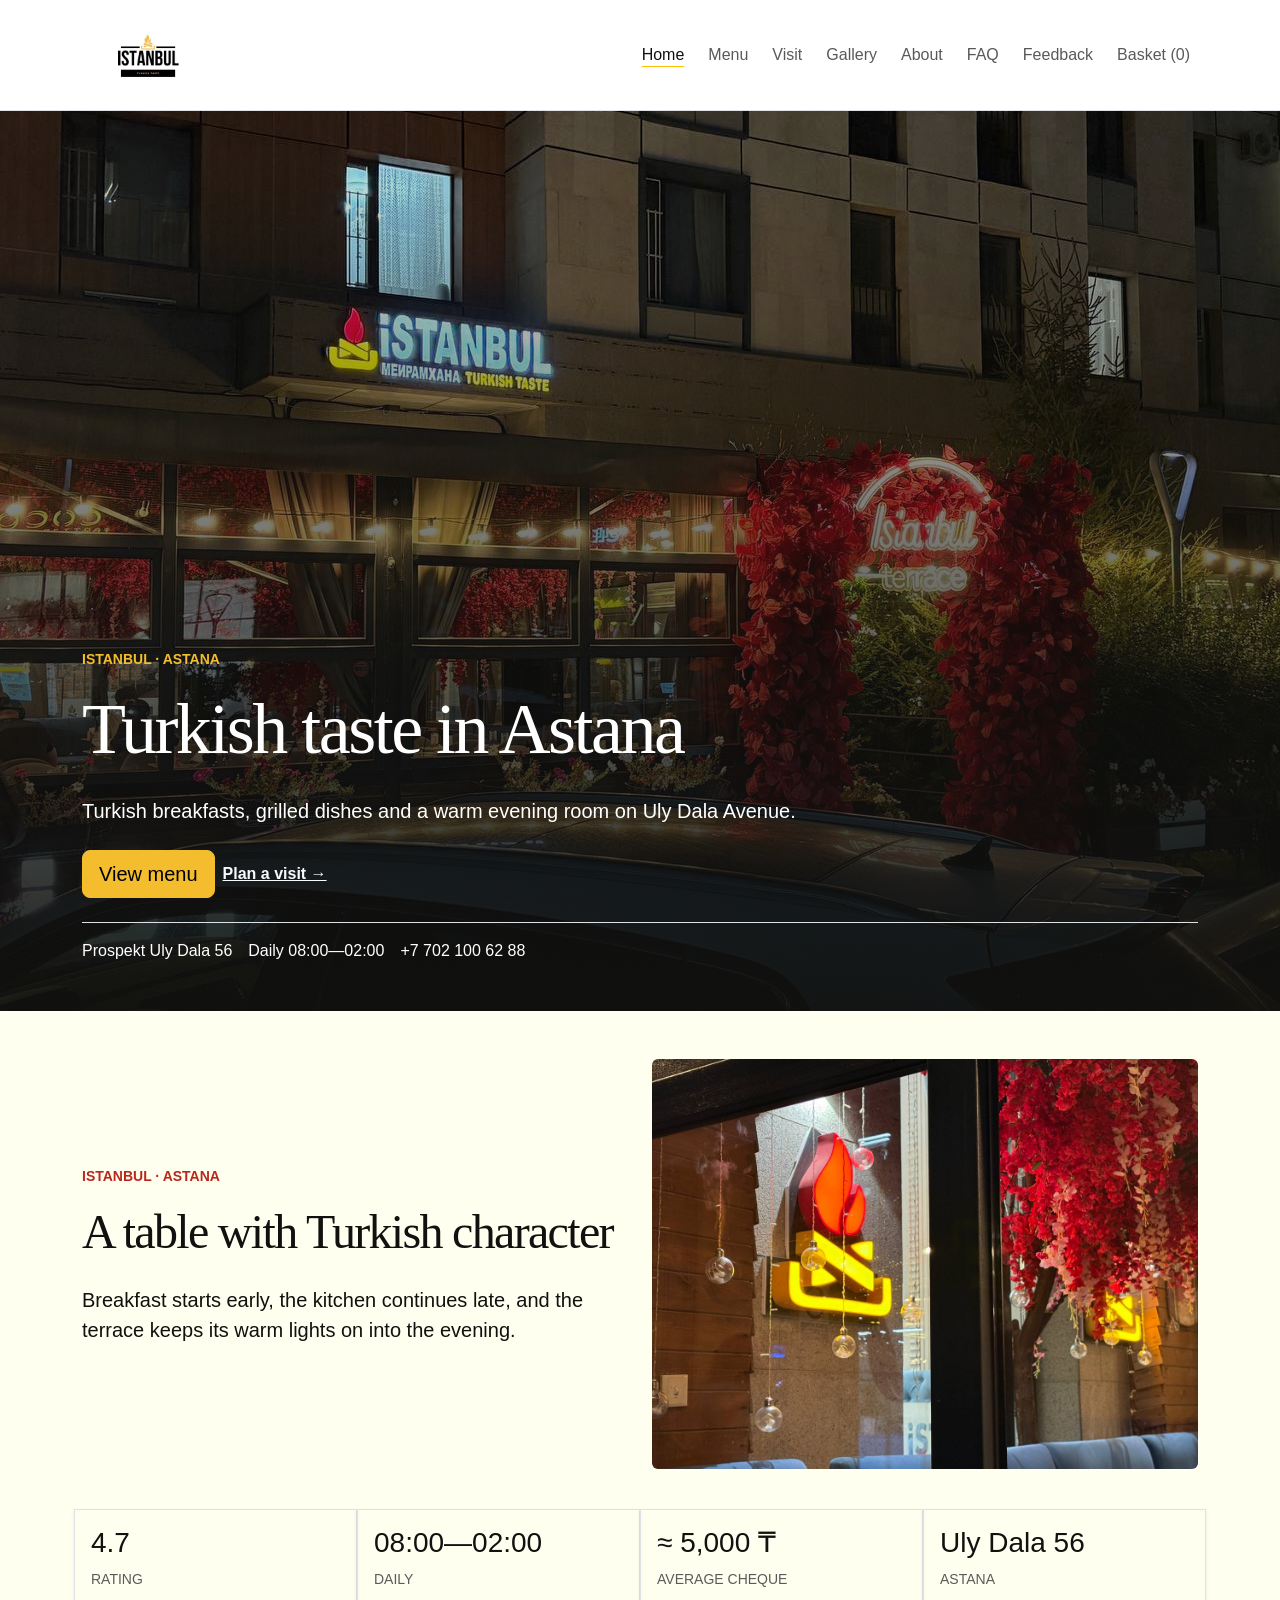
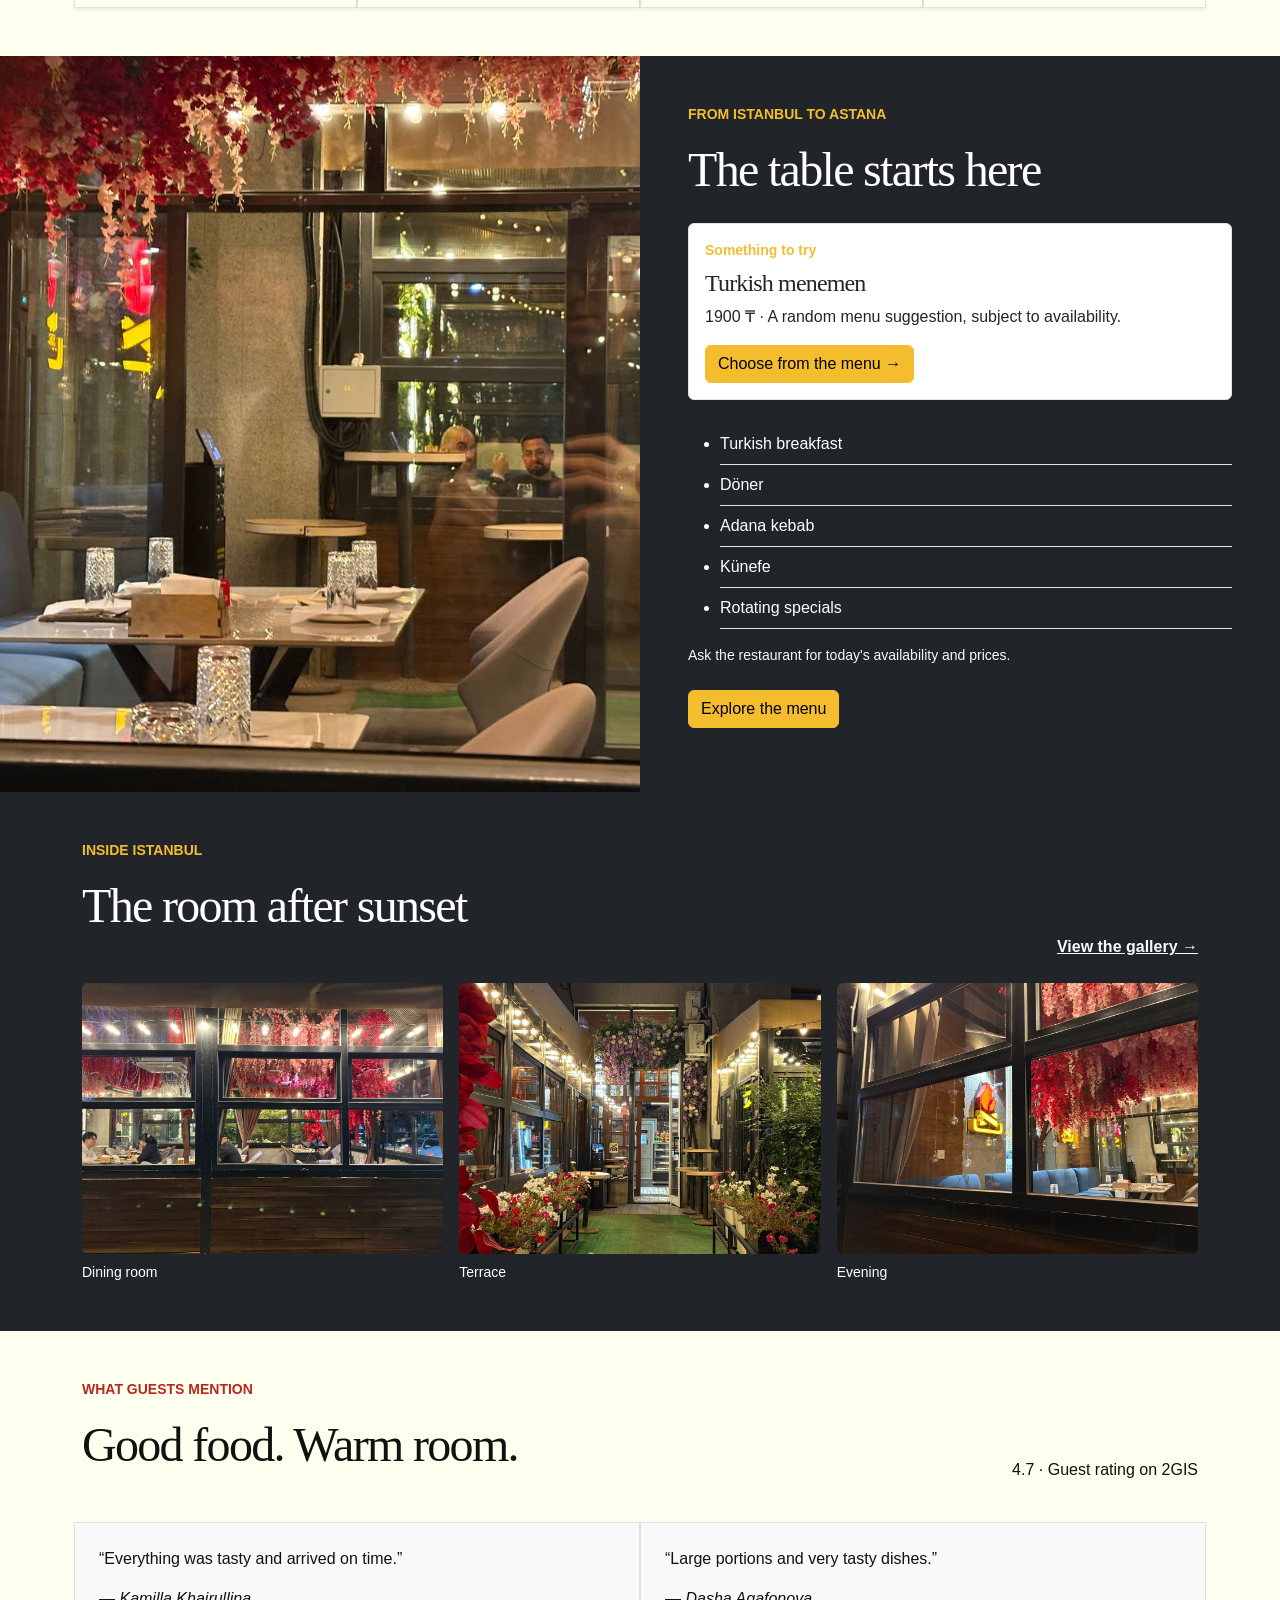
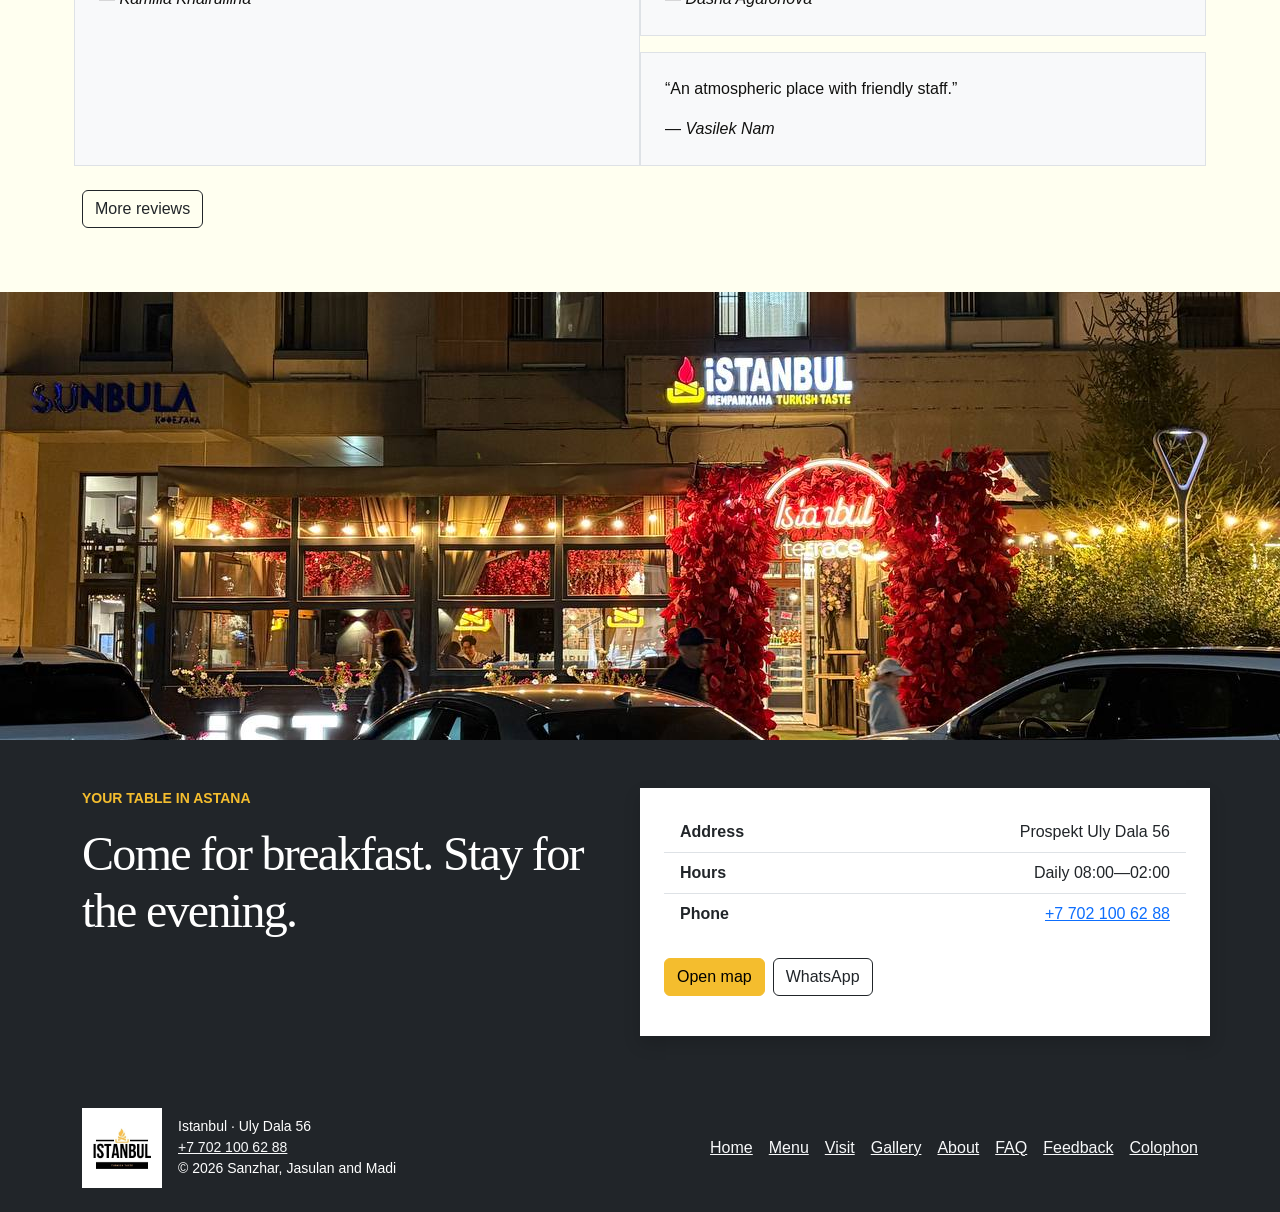
<file: index.html>
<!DOCTYPE html>
<html lang="en">
<head>
<meta charset="utf-8">
<meta content="width=device-width, initial-scale=1" name="viewport">
<meta content="Student website about Istanbul Restaurant, Turkish cuisine, menu highlights and visitor information in Astana." name="description">
<meta content="Sanzhar, Jasulan and Madi" name="author">
<title>Home — Istanbul Restaurant Astana</title>
<!-- Pinned Bootstrap 5.3.8; local correction layer follows. --><link href="vendor/bootstrap/bootstrap.min.css" rel="stylesheet">
<link href="css/base.css" rel="stylesheet">
<link rel="icon" type="image/jpeg" href="images/istanbul-logo.jpg">
</head>
<body class="home-page">
<!-- Authors: Sanzhar, Jasulan and Madi. The home page is shared team work. -->
<a class="skip-link visually-hidden-focusable position-fixed top-0 start-0 m-3 btn btn-warning" href="#main-content">Skip to content</a>
<header class="site-header sticky-top bg-body border-bottom">
<div class="container">
<nav aria-label="Main navigation" class="navbar navbar-expand-lg w-100" data-bs-theme="light"><a aria-label="Istanbul Restaurant home" class="navbar-brand me-auto" href="index.html">
<img alt="Istanbul Turkish Taste logo" class="brand-logo object-fit-contain" src="images/istanbul-logo.jpg">
</a><button aria-controls="main-navbar" aria-expanded="false" aria-label="Toggle navigation" class="navbar-toggler" data-bs-target="#main-navbar" data-bs-toggle="collapse" type="button" id="navigation-toggle"><span class="navbar-toggler-icon"></span></button>
<div class="collapse navbar-collapse justify-content-lg-end" id="main-navbar"><ul class="navbar-nav gap-lg-2 mb-2 mb-lg-0" id="navigation-links">
<li class="nav-item"><a aria-current="page" class="nav-link py-2 active text-decoration-underline link-underline-warning link-offset-3" href="index.html">Home</a></li>
<li class="nav-item"><a class="nav-link py-2" href="menu.html">Menu</a></li>
<li class="nav-item"><a class="nav-link py-2" href="visit.html">Visit</a></li>
<li class="nav-item"><a class="nav-link py-2" href="gallery.html">Gallery</a></li>
<li class="nav-item"><a class="nav-link py-2" href="about.html">About</a></li>
<li class="nav-item"><a class="nav-link py-2" href="faq.html">FAQ</a></li>
<li class="nav-item"><a class="nav-link py-2" href="feedback.html">Feedback</a></li>
</ul></div>
</nav>
</div>
</header>
<main id="main-content">
<!-- A section is used because the hero introduces one distinct topic with its own heading. -->
<section aria-labelledby="home-title" class="home-hero container-fluid px-0 bg-dark text-white position-relative d-flex align-items-end min-vh-100"><!-- container-fluid keeps the hero image full width; inner container keeps text readable. -->
<img alt="Istanbul Restaurant exterior and flower-covered terrace entrance at night" class="w-100 h-100 hero-image object-fit-cover position-absolute top-0 start-0" src="images/restaurant-exterior-front.jpg" decoding="async">
<div class="container py-5 position-relative z-1">
<!-- container limits line length here; Bootstrap gutters handle its spacing. -->
<p class="small fw-bold text-uppercase text-brand-accent mb-3">Istanbul · Astana</p>
<h1 class="display-2 mb-4 text-center text-md-start" id="home-title">Turkish taste in Astana</h1>
<p class="lead text-white">
            Turkish breakfasts, grilled dishes and a warm evening room on Uly Dala Avenue.
          </p>
<p class="d-flex flex-wrap align-items-center gap-2 mt-4">
<a class="btn btn-warning btn-lg" href="menu.html">View menu</a>
<a class="fw-semibold text-decoration-underline link-light" href="visit.html">Plan a visit →</a>
</p>
<section aria-label="Restaurant location and hours" class="d-flex flex-wrap gap-3 border-top pt-3 mt-4">
<span>Prospekt Uly Dala 56</span>
<span>Daily 08:00—02:00</span>
<span>+7 702 100 62 88</span>
</section>
</div>
</section>
<section aria-labelledby="facts-title" class="py-5">
<div class="container">
<div class="facts-layout row g-4 align-items-center">
<div class="facts-copy col-12 col-lg-6">
<p class="small fw-bold text-uppercase text-brand-accent mb-3">Istanbul · Astana</p>
<h2 class="display-5 mb-4" id="facts-title">A table with Turkish character</h2>
<p class="lead">
                Breakfast starts early, the kitchen continues late, and the terrace keeps its warm
                lights on into the evening.
              </p>
</div>
<div class="facts-photo col-12 col-lg-6">
<img alt="Illuminated Istanbul flame sign beside red flowers" class="img-fluid w-100 rounded" src="images/restaurant-sign-detail.jpg" decoding="async">
</div>
</div>
<section aria-label="Restaurant facts" class="facts-grid row g-3 mt-4">
<div class="col-12 col-sm-6 col-lg-3 p-3 border shadow-sm">
<strong class="d-block h3">4.7</strong><span class="small text-uppercase text-body-secondary">Rating</span>
</div>
<div class="col-12 col-sm-6 col-lg-3 p-3 border shadow-sm">
<strong class="d-block h3">08:00—02:00</strong><span class="small text-uppercase text-body-secondary">Daily</span>
</div>
<div class="col-12 col-sm-6 col-lg-3 p-3 border shadow-sm">
<strong class="d-block h3">≈ 5,000 ₸</strong><span class="small text-uppercase text-body-secondary">Average cheque</span>
</div>
<div class="col-12 col-sm-6 col-lg-3 p-3 border shadow-sm">
<strong class="d-block h3">Uly Dala 56</strong><span class="small text-uppercase text-body-secondary">Astana</span>
</div>
</section>
</div>
</section>
<section aria-labelledby="menu-preview-title" class="menu-preview container-fluid px-0 row g-0 bg-dark text-white">
<div class="menu-preview-media col-12 col-lg-6">
<img alt="Prepared tables inside Istanbul Restaurant beneath red floral decoration" class="img-fluid w-100 h-100 object-fit-cover" src="images/restaurant-interior-table.jpg" decoding="async">
</div>
<div class="menu-preview-copy col-12 col-lg-6 p-4 p-md-5">
<p class="small fw-bold text-uppercase text-brand-accent mb-3">From Istanbul to Astana</p>
<h2 class="display-5 mb-4" id="menu-preview-title">The table starts here</h2>
<ul class="menu-preview-list">
<li class="py-2 border-bottom">Turkish breakfast</li>
<li class="py-2 border-bottom">Döner</li>
<li class="py-2 border-bottom">Adana kebab</li>
<li class="py-2 border-bottom">Künefe</li>
<li class="py-2 border-bottom">Rotating specials</li>
</ul>
<p class="small text-light">Ask the restaurant for today's availability and prices.</p>
<p class="d-flex flex-wrap align-items-center gap-2 mt-4"><a class="btn btn-warning" href="menu.html">Explore the menu</a></p>
</div>
</section>
<section aria-labelledby="atmosphere-title" class="py-5 bg-dark text-white">
<div class="container">
<div class="atmosphere-head d-flex flex-wrap justify-content-between align-items-end gap-3 mb-4">
<div>
<p class="small fw-bold text-uppercase text-brand-accent mb-3">Inside Istanbul</p>
<h2 class="display-5 mb-4" id="atmosphere-title">The room after sunset</h2>
</div>
<a class="fw-semibold text-decoration-underline link-light" href="gallery.html">View the gallery →</a>
</div>
<div class="atmosphere-grid row g-3">
<figure class="col-12 col-md-4 mb-0">
<div class="ratio ratio-4x3 overflow-hidden rounded"><img alt="Dining room viewed through black window frames" class="img-fluid w-100 h-100 object-fit-cover" src="images/restaurant-dining-room.jpg" decoding="async"></div>
<figcaption class="small mt-2">Dining room</figcaption>
</figure>
<figure class="col-12 col-md-4 mb-0">
<div class="ratio ratio-4x3 overflow-hidden rounded"><img alt="Flower-lined covered entrance with warm bulbs" class="img-fluid w-100 h-100 object-fit-cover" src="images/restaurant-entrance.jpg" decoding="async"></div>
<figcaption class="small mt-2">Terrace</figcaption>
</figure>
<figure class="col-12 col-md-4 mb-0">
<div class="ratio ratio-4x3 overflow-hidden rounded"><img alt="Restaurant window reflecting the illuminated flame logo" class="img-fluid w-100 h-100 object-fit-cover" src="images/restaurant-window-logo.jpg" decoding="async"></div>
<figcaption class="small mt-2">Evening</figcaption>
</figure>
</div>
</div>
</section>
<section aria-labelledby="reviews-title" class="py-5">
<div class="container">
<div class="review-heading d-flex flex-wrap justify-content-between align-items-end gap-3 mb-4">
<div>
<p class="small fw-bold text-uppercase text-brand-accent mb-3">What guests mention</p>
<h2 class="display-5 mb-4" id="reviews-title">Good food. Warm room.</h2>
</div>
<p class="rating">4.7 · Guest rating on 2GIS</p>
</div>
<div class="review-wall row g-3" id="guest-reviews">
<blockquote class="col-12 col-lg-6 bg-body-tertiary border p-4 mb-0">
<p>“Everything was tasty and arrived on time.”</p>
<footer>— <cite>Kamilla Khairullina</cite></footer>
</blockquote>
<div class="col-12 col-lg-6">
<div class="row g-3">
<blockquote class="col-12 col-md-6 col-lg-12 bg-body-tertiary border p-4 mb-0">
<p>“Large portions and very tasty dishes.”</p>
<footer>— <cite>Dasha Agafonova</cite></footer>
</blockquote>
<blockquote class="col-12 col-md-6 col-lg-12 bg-body-tertiary border p-4 mb-0">
<p>“An atmospheric place with friendly staff.”</p>
<footer>— <cite>Vasilek Nam</cite></footer>
</blockquote>
</div>
</div>
</div>
<div id="generated-reviews" aria-live="polite"></div>
<p class="d-flex flex-wrap align-items-center gap-2 mt-4">
<a class="btn btn-outline-dark" href="https://2gis.kz/astana/firm/70000001069922617/tab/reviews" rel="noopener noreferrer" target="_blank">More reviews</a>
</p>
</div>
</section>
<section aria-labelledby="visit-cta-title" class="visit-cta bg-dark text-white">
<img alt="Wide night view of Istanbul Restaurant on Uly Dala Avenue" class="img-fluid w-100 cta-image object-fit-cover" src="images/restaurant-exterior-wide.jpg" decoding="async">
<div class="container py-5"><div class="row g-4">
<div class="col-12 col-lg-6">
<p class="small fw-bold text-uppercase text-brand-accent mb-3">Your table in Astana</p>
<h2 class="display-5 mb-4" id="visit-cta-title">Come for breakfast. Stay for the evening.</h2>
</div>
<aside aria-label="Visit details" class="col-12 col-lg-6 bg-body text-dark p-4 shadow">
<ul class="list-group list-group-flush">
<li class="list-group-item d-flex justify-content-between gap-3">
<strong>Address</strong><span>Prospekt Uly Dala 56</span>
</li>
<li class="list-group-item d-flex justify-content-between gap-3">
<strong>Hours</strong><span>Daily 08:00—02:00</span>
</li>
<li class="list-group-item d-flex justify-content-between gap-3">
<strong>Phone</strong><a href="tel:+77021006288">+7 702 100 62 88</a>
</li>
</ul>
<p class="d-flex flex-wrap align-items-center gap-2 mt-4">
<a class="btn btn-warning" href="https://2gis.kz/astana/firm/70000001069922617" rel="noopener noreferrer" target="_blank">Open map</a>
<a class="btn btn-outline-dark" href="https://wa.me/77021006288" rel="noopener noreferrer" target="_blank">WhatsApp</a>
</p>
</aside>
</div></div>
</section>
</main>
<footer class="site-footer text-break bg-dark text-white">
  <div class="container py-4"><div class="row g-4 align-items-center">
    <div class="col-12 col-lg-5 d-flex align-items-center gap-3">
      <img alt="" class="object-fit-contain flex-shrink-0" width="80" height="80" src="images/istanbul-logo.jpg">
      <small>Istanbul · Uly Dala 56<br><a class="link-light" href="tel:+77021006288">+7 702 100 62 88</a><br>© 2026 Sanzhar, Jasulan and Madi</small>
    </div>
    <nav class="col-12 col-lg-7" aria-label="Footer navigation">
      <ul class="d-flex flex-wrap justify-content-lg-end gap-3 list-unstyled mb-0">
<li><a class="link-light" href="index.html">Home</a></li>
<li><a class="link-light" href="menu.html">Menu</a></li>
<li><a class="link-light" href="visit.html">Visit</a></li>
<li><a class="link-light" href="gallery.html">Gallery</a></li>
<li><a class="link-light" href="about.html">About</a></li>
<li><a class="link-light" href="faq.html">FAQ</a></li>
<li><a class="link-light" href="feedback.html">Feedback</a></li>
<li><a class="link-light" href="colophon.html">Colophon</a></li>
</ul>
    </nav>
  </div></div>
</footer>
<script src="vendor/bootstrap/bootstrap.bundle.min.js"></script>
<script src="js/main.js" defer></script>
<script src="js/home.js" defer></script>
</body>
</html>
</file>
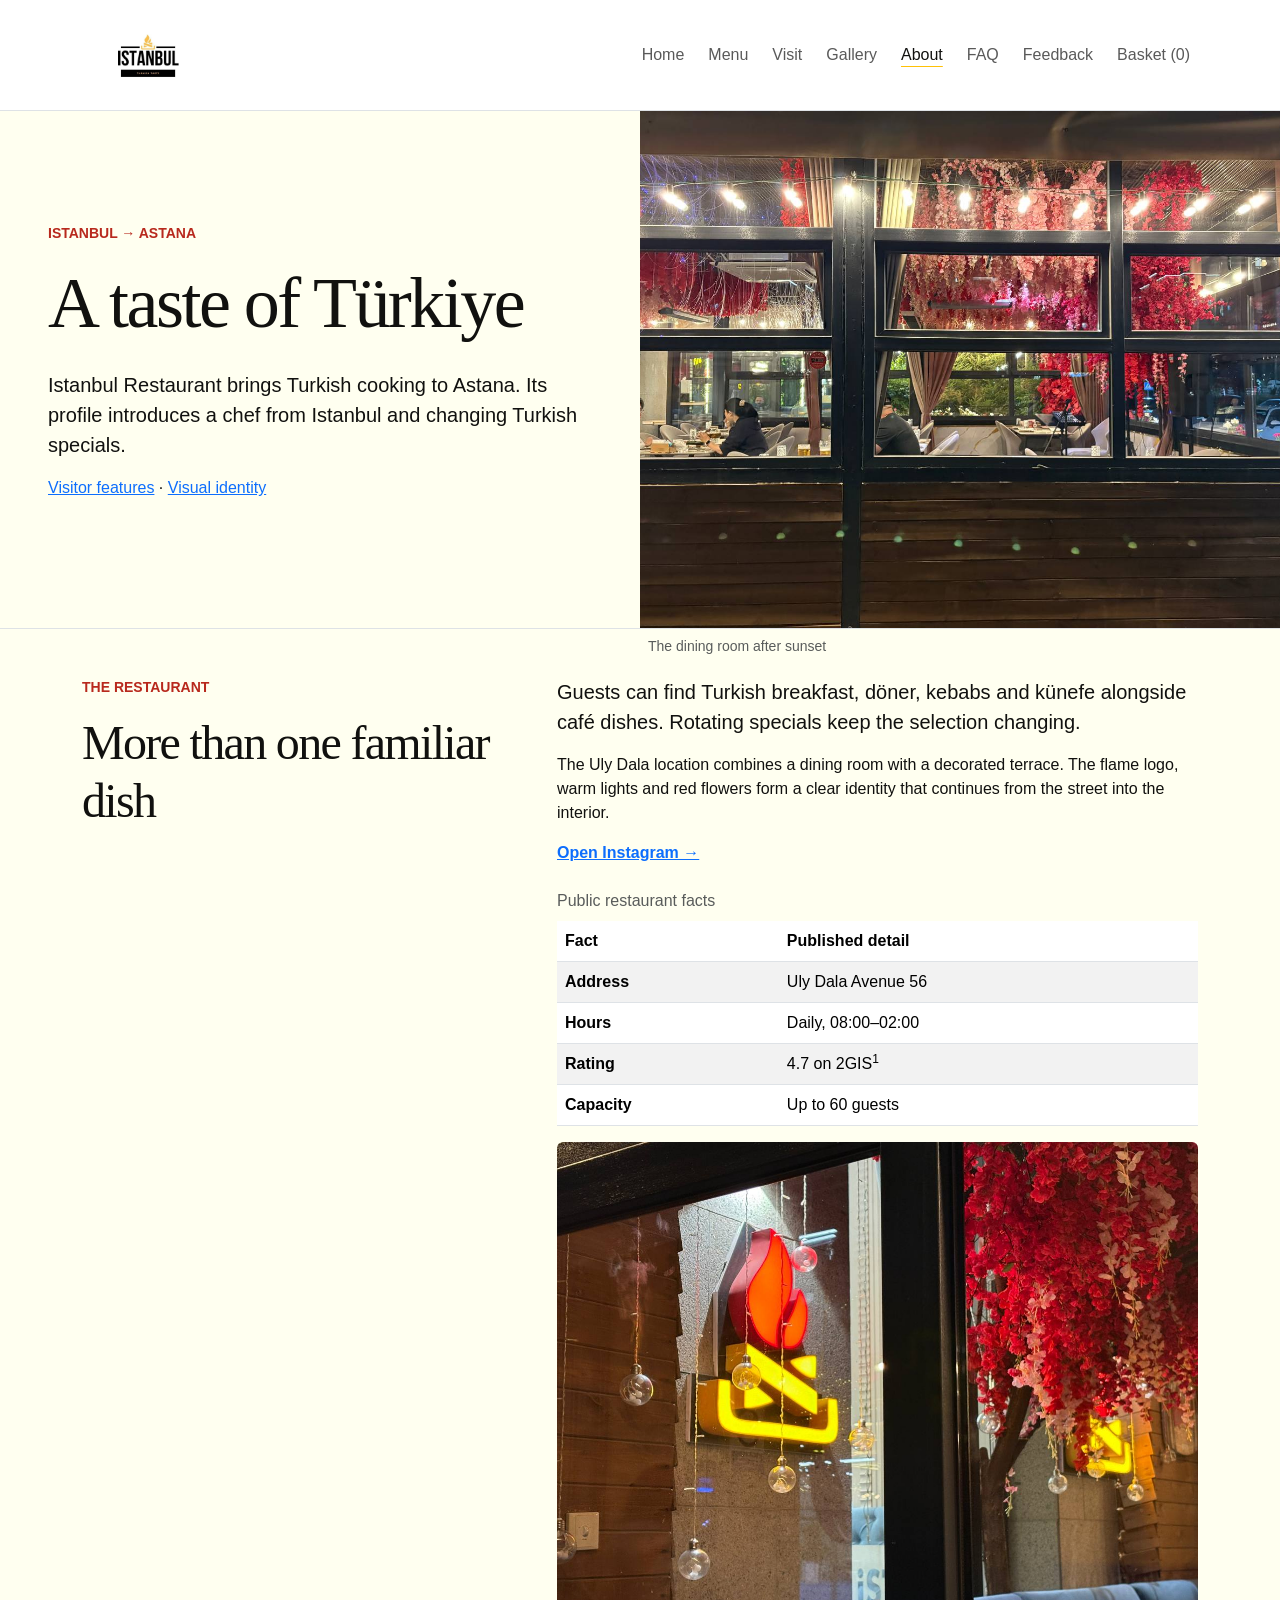
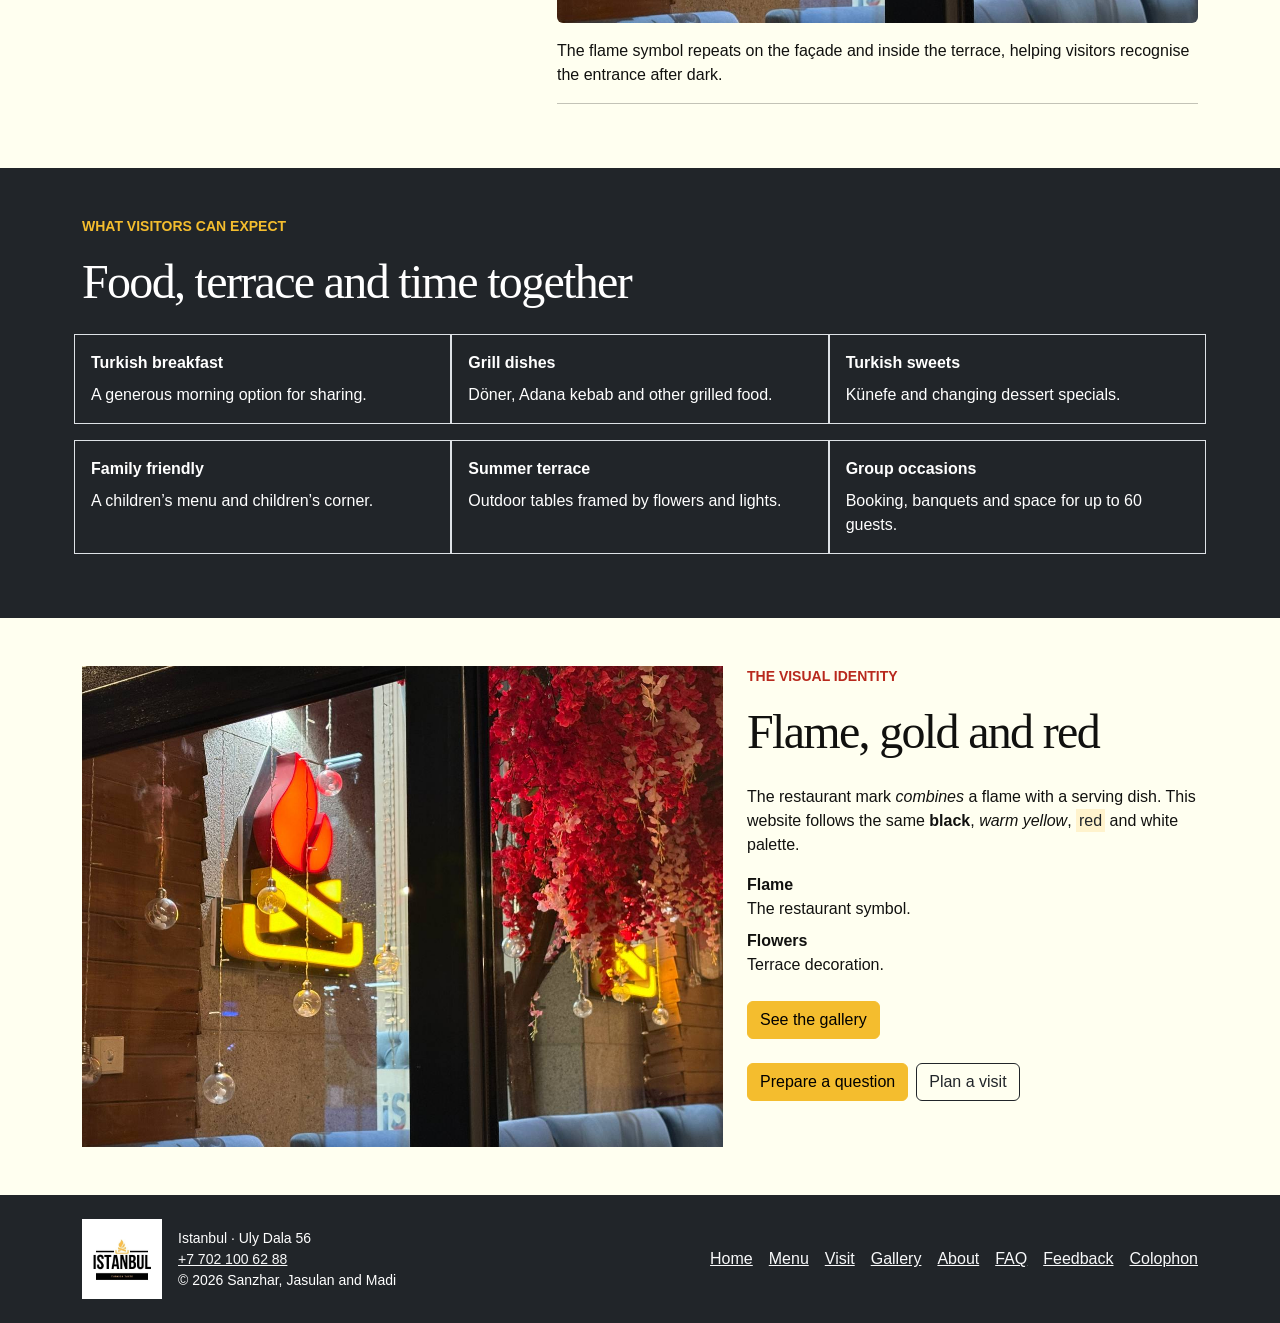
<file: about.html>
<!DOCTYPE html>
<html lang="en">
<head>
<meta charset="utf-8">
<meta content="width=device-width, initial-scale=1" name="viewport">
<meta content="The story, food and atmosphere of Istanbul Restaurant in Astana." name="description">
<meta content="Madi" name="author">
<title>About — Istanbul Restaurant Astana</title>
<!-- Pinned Bootstrap 5.3.8; local correction layer follows. --><link href="vendor/bootstrap/bootstrap.min.css" rel="stylesheet">
<link href="css/base.css" rel="stylesheet">
<link rel="icon" type="image/jpeg" href="images/istanbul-logo.jpg">
</head>
<body class="about-page">
<!-- Author: Madi. -->
<a class="skip-link visually-hidden-focusable position-fixed top-0 start-0 m-3 btn btn-warning" href="#main-content">Skip to content</a>
<header class="site-header sticky-top bg-body border-bottom">
<div class="container">
<nav aria-label="Main navigation" class="navbar navbar-expand-lg w-100" data-bs-theme="light"><a aria-label="Istanbul Restaurant home" class="navbar-brand me-auto" href="index.html">
<img alt="Istanbul Turkish Taste logo" class="brand-logo object-fit-contain" src="images/istanbul-logo.jpg">
</a><button aria-controls="main-navbar" aria-expanded="false" aria-label="Toggle navigation" class="navbar-toggler" data-bs-target="#main-navbar" data-bs-toggle="collapse" type="button" id="navigation-toggle"><span class="navbar-toggler-icon"></span></button>
<div class="collapse navbar-collapse justify-content-lg-end" id="main-navbar"><ul class="navbar-nav gap-lg-2 mb-2 mb-lg-0" id="navigation-links">
<li class="nav-item"><a class="nav-link py-2" href="index.html">Home</a></li>
<li class="nav-item"><a class="nav-link py-2" href="menu.html">Menu</a></li>
<li class="nav-item"><a class="nav-link py-2" href="visit.html">Visit</a></li>
<li class="nav-item"><a class="nav-link py-2" href="gallery.html">Gallery</a></li>
<li class="nav-item"><a aria-current="page" class="nav-link py-2 active text-decoration-underline link-underline-warning link-offset-3" href="about.html">About</a></li>
<li class="nav-item"><a class="nav-link py-2" href="faq.html">FAQ</a></li>
<li class="nav-item"><a class="nav-link py-2" href="feedback.html">Feedback</a></li>
</ul></div>
</nav>
</div>
</header>
<main id="main-content">
<!-- This section groups the restaurant story with the photograph that supports it. -->
<section aria-labelledby="about-title" class="container-fluid px-0 border-bottom">
<div class="row g-0 align-items-stretch">
<div class="about-story-copy col-12 col-lg-6 d-flex flex-column justify-content-center p-4 p-md-5">
<p class="small fw-bold text-uppercase text-brand-accent mb-3">Istanbul → Astana</p>
<h1 class="display-2 mb-4" id="about-title">A taste of Türkiye</h1>
<p class="lead">
            Istanbul Restaurant brings Turkish cooking to Astana. Its profile introduces a chef
            from Istanbul and changing Turkish specials.
          </p>
<p><a href="#features-title">Visitor features</a> · <a href="#identity-title">Visual identity</a></p>
</div>
<figure class="about-story-media col-12 col-lg-6 m-0">
<img alt="Warmly lit dining room at Istanbul Restaurant" class="img-fluid w-100 h-100 object-fit-cover" src="images/restaurant-dining-room.jpg" decoding="async">
<figcaption class="small text-body-secondary d-block p-2">The dining room after sunset</figcaption>
</figure>
</div></section>
<section aria-labelledby="story-title" class="py-5">
<div class="container"><div class="row g-4 align-items-start">
<div class="col-12 col-lg-5">
<p class="small fw-bold text-uppercase text-brand-accent mb-3">The restaurant</p>
<h2 class="display-5 mb-4" id="story-title">More than one familiar dish</h2>
</div>
<div class="col-12 col-lg-7">
<p class="lead">
              Guests can find Turkish breakfast, döner, kebabs and künefe alongside café dishes.
              Rotating specials keep the selection changing.
            </p>
<p>
              The Uly Dala location combines a dining room with a decorated terrace. The flame
              logo, warm lights and red flowers form a clear identity that continues from the
              street into the interior.
            </p>
<p>
<a class="fw-semibold text-decoration-underline" href="https://www.instagram.com/istanbul.turkishtaste/" rel="noopener noreferrer" target="_blank">Open Instagram →</a>
</p>
<div class="table-responsive">
<table class="table table-striped table-hover">
<caption class="caption-top">Public restaurant facts</caption>
<thead>
<tr>
<th scope="col">Fact</th>
<th scope="col">Published detail</th>
</tr>
</thead>
<tbody>
<tr>
<th scope="row">Address</th>
<td>Uly Dala Avenue 56</td>
</tr>
<tr>
<th scope="row">Hours</th>
<td>Daily, 08:00–02:00</td>
</tr>
<tr>
<th scope="row">Rating</th>
<td>4.7 on 2GIS<sup>1</sup>
</td>
</tr>
<tr>
<th scope="row">Capacity</th>
<td>Up to 60 guests</td>
</tr>
</tbody>
</table>
</div>
<p>
<img alt="Red and yellow flame symbol" class="img-fluid rounded float-md-start me-md-3 mb-3" src="images/restaurant-sign-detail.jpg" decoding="async">
              The flame symbol repeats on the façade and inside the terrace, helping visitors
              recognise the entrance after dark.
            </p>
<hr class="clearfix">
</div>
</div></div>
</section>
<section aria-labelledby="features-title" class="py-5 bg-dark text-white">
<div class="container">
<p class="small fw-bold text-uppercase text-brand-accent mb-3">What visitors can expect</p>
<h2 class="display-5 mb-4" id="features-title">Food, terrace and time together</h2>
<ul class="feature-list row g-3 list-unstyled">
<li class="col-12 col-md-6 col-lg-4 border p-3">
<strong class="d-block mb-2">Turkish breakfast</strong>A generous morning option for sharing.</li>
<li class="col-12 col-md-6 col-lg-4 border p-3">
<strong class="d-block mb-2">Grill dishes</strong>Döner, Adana kebab and other grilled food.</li>
<li class="col-12 col-md-6 col-lg-4 border p-3">
<strong class="d-block mb-2">Turkish sweets</strong>Künefe and changing dessert specials.</li>
<li class="col-12 col-md-6 col-lg-4 border p-3">
<strong class="d-block mb-2">Family friendly</strong>A children’s menu and children’s corner.</li>
<li class="col-12 col-md-6 col-lg-4 border p-3">
<strong class="d-block mb-2">Summer terrace</strong>Outdoor tables framed by flowers and lights.</li>
<li class="col-12 col-md-6 col-lg-4 border p-3">
<strong class="d-block mb-2">Group occasions</strong>Booking, banquets and space for up to 60 guests.</li>
</ul>
</div>
</section>
<section aria-labelledby="identity-title" class="py-5">
<div class="container"><div class="row g-4 align-items-start">
<div class="col-12 col-lg-7">
<img alt="Istanbul Restaurant flame sign beside red flowers" class="img-fluid" src="images/restaurant-sign-detail.jpg" decoding="async">
</div>
<div class="col-12 col-lg-5">
<p class="small fw-bold text-uppercase text-brand-accent mb-3">The visual identity</p>
<h2 class="display-5 mb-4" id="identity-title">Flame, gold and red</h2>
<p>
              The restaurant mark <em>combines</em> a flame with a serving dish. This website
              follows the same <b>black</b>, <i>warm yellow</i>, <mark>red</mark> and white palette.
            </p>
<dl class="identity-details">
<dt>Flame</dt>
<dd>The restaurant symbol.</dd>
<dt>Flowers</dt>
<dd>Terrace decoration.</dd>
</dl>
<p class="d-flex flex-wrap align-items-center gap-2 mt-4"><a class="btn btn-warning" href="gallery.html">See the gallery</a></p>
<p class="d-flex flex-wrap gap-2 mt-4"><a class="btn btn-warning" href="faq.html#answers-title">Prepare a question</a><a class="btn btn-outline-dark" href="visit.html#plan-visit">Plan a visit</a></p>
</div>
</div></div>
</section>
</main>
<footer class="site-footer text-break bg-dark text-white">
  <div class="container py-4"><div class="row g-4 align-items-center">
    <div class="col-12 col-lg-5 d-flex align-items-center gap-3">
      <img alt="" class="object-fit-contain flex-shrink-0" width="80" height="80" src="images/istanbul-logo.jpg">
      <small>Istanbul · Uly Dala 56<br><a class="link-light" href="tel:+77021006288">+7 702 100 62 88</a><br>© 2026 Sanzhar, Jasulan and Madi</small>
    </div>
    <nav class="col-12 col-lg-7" aria-label="Footer navigation">
      <ul class="d-flex flex-wrap justify-content-lg-end gap-3 list-unstyled mb-0">
<li><a class="link-light" href="index.html">Home</a></li>
<li><a class="link-light" href="menu.html">Menu</a></li>
<li><a class="link-light" href="visit.html">Visit</a></li>
<li><a class="link-light" href="gallery.html">Gallery</a></li>
<li><a class="link-light" href="about.html">About</a></li>
<li><a class="link-light" href="faq.html">FAQ</a></li>
<li><a class="link-light" href="feedback.html">Feedback</a></li>
<li><a class="link-light" href="colophon.html">Colophon</a></li>
</ul>
    </nav>
  </div></div>
</footer>
<script src="vendor/bootstrap/bootstrap.bundle.min.js"></script>
<script src="js/main.js" defer></script>
</body>
</html>
</file>
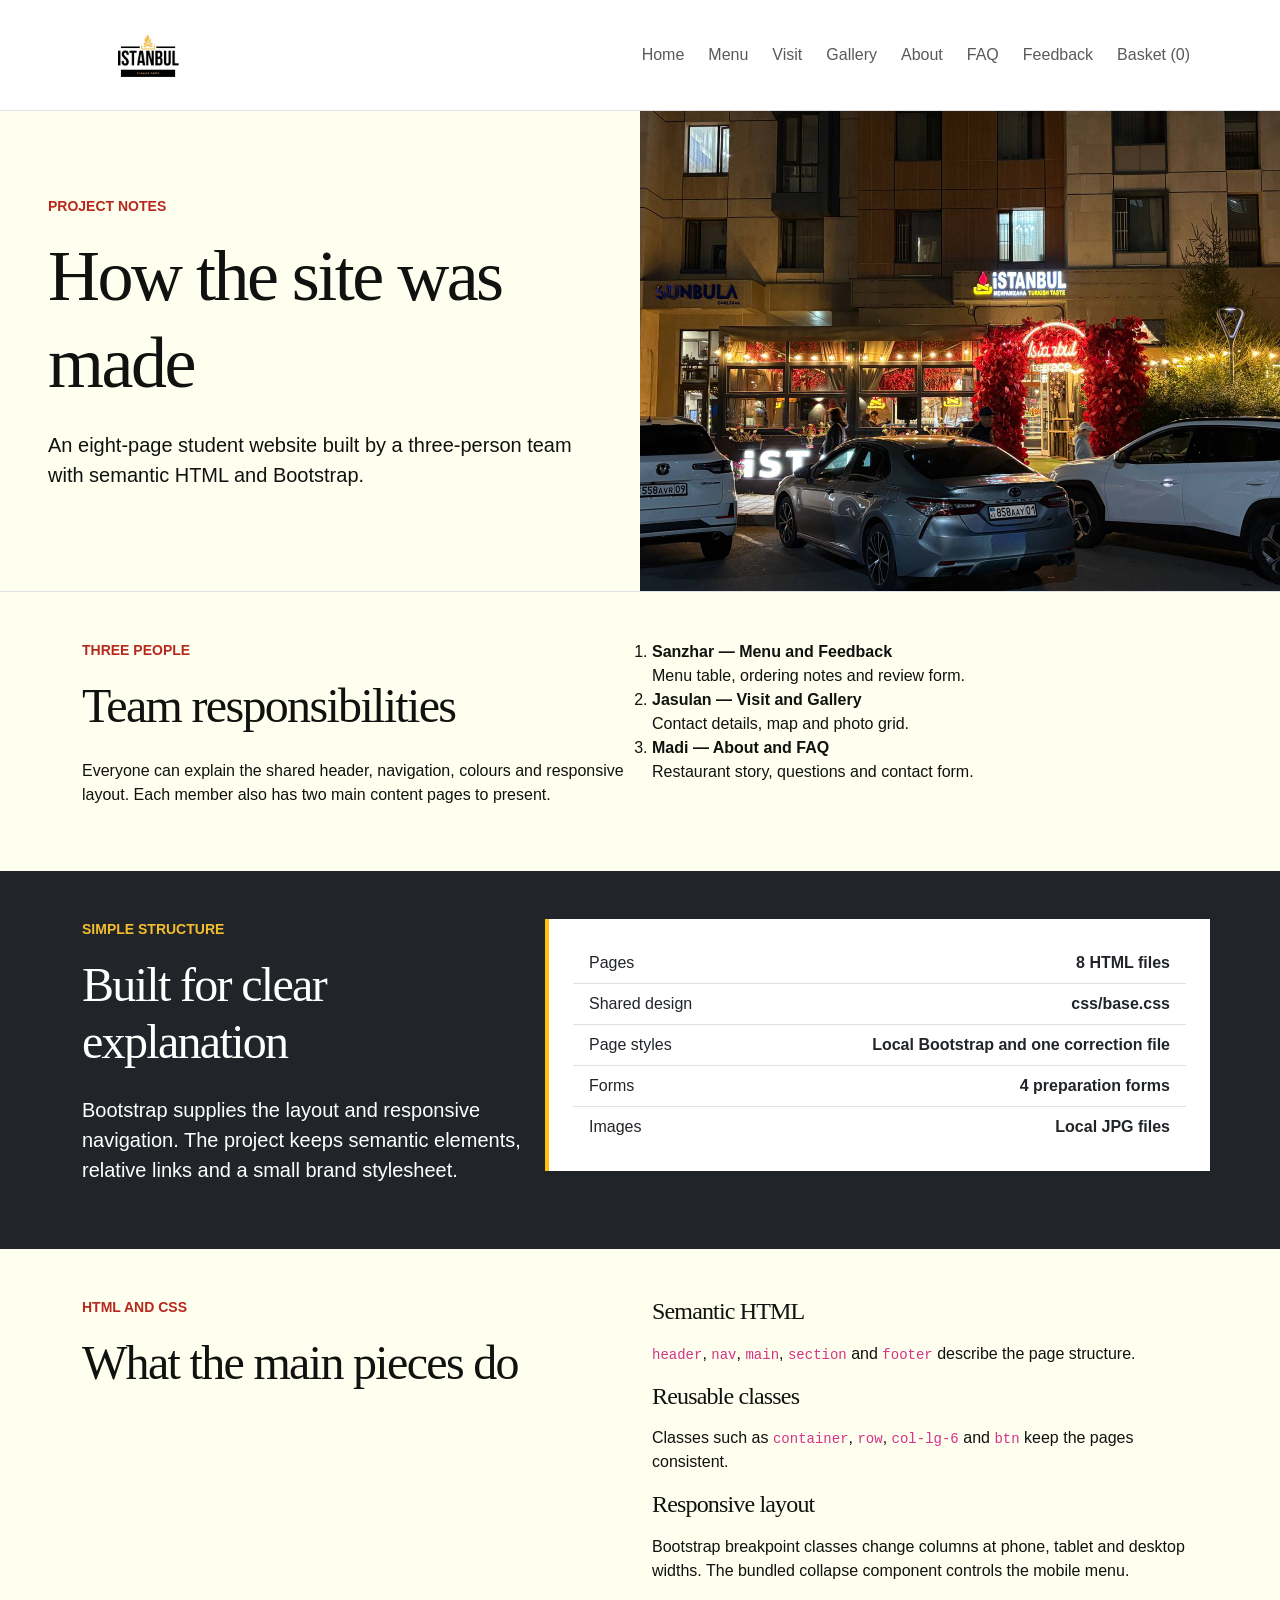
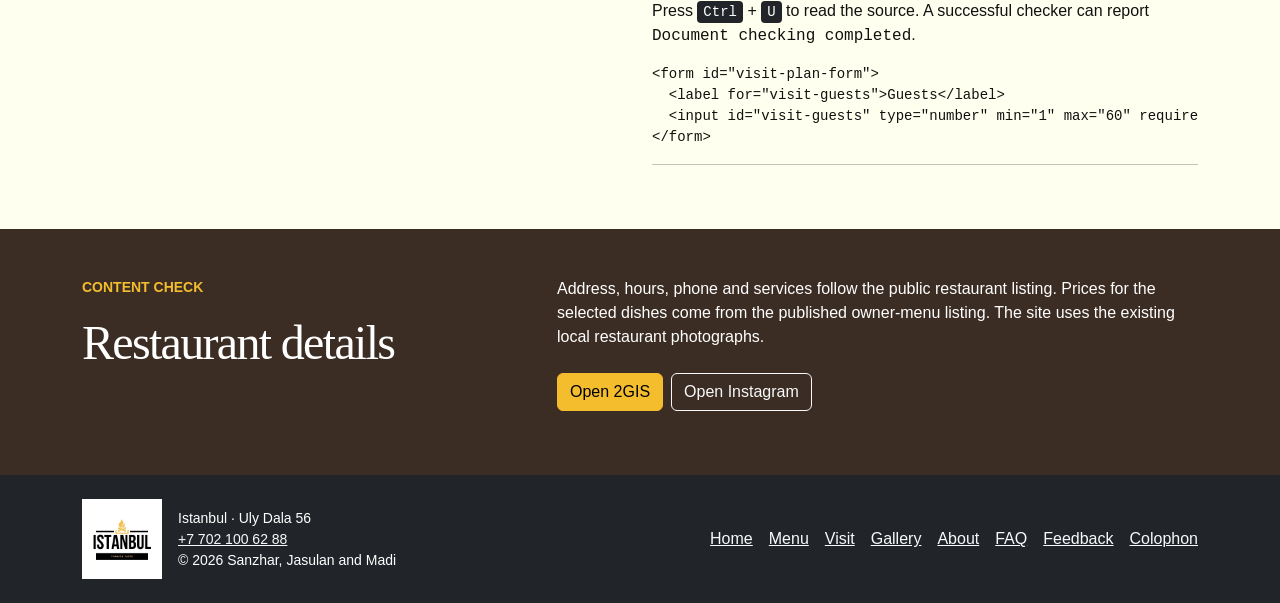
<file: colophon.html>
<!DOCTYPE html>
<html lang="en">
<head>
<meta charset="utf-8">
<meta content="width=device-width, initial-scale=1" name="viewport">
<meta content="Team roles and technical notes for the Istanbul Restaurant student website." name="description">
<meta content="Sanzhar, Jasulan and Madi" name="author">
<title>Colophon — Istanbul Restaurant Astana</title>
<!-- Pinned Bootstrap 5.3.8; local correction layer follows. --><link href="vendor/bootstrap/bootstrap.min.css" rel="stylesheet">
<link href="css/base.css" rel="stylesheet">
<link rel="icon" type="image/jpeg" href="images/istanbul-logo.jpg">
</head>
<body class="colophon-page">
<!-- Authors: Sanzhar, Jasulan and Madi. The colophon is shared team work. -->
<a class="skip-link visually-hidden-focusable position-fixed top-0 start-0 m-3 btn btn-warning" href="#main-content">Skip to content</a>
<header class="site-header sticky-top bg-body border-bottom">
<!-- This div creates one layout row for the brand and navigation without replacing a semantic element. -->
<div class="container">
<nav aria-label="Main navigation" class="navbar navbar-expand-lg w-100" data-bs-theme="light"><a aria-label="Istanbul Restaurant home" class="navbar-brand me-auto" href="index.html">
<img alt="Istanbul Turkish Taste logo" class="brand-logo object-fit-contain" src="images/istanbul-logo.jpg">
</a><button aria-controls="main-navbar" aria-expanded="false" aria-label="Toggle navigation" class="navbar-toggler" data-bs-target="#main-navbar" data-bs-toggle="collapse" type="button" id="navigation-toggle"><span class="navbar-toggler-icon"></span></button>
<div class="collapse navbar-collapse justify-content-lg-end" id="main-navbar"><ul class="navbar-nav gap-lg-2 mb-2 mb-lg-0" id="navigation-links">
<li class="nav-item"><a class="nav-link py-2" href="index.html">Home</a></li>
<li class="nav-item"><a class="nav-link py-2" href="menu.html">Menu</a></li>
<li class="nav-item"><a class="nav-link py-2" href="visit.html">Visit</a></li>
<li class="nav-item"><a class="nav-link py-2" href="gallery.html">Gallery</a></li>
<li class="nav-item"><a class="nav-link py-2" href="about.html">About</a></li>
<li class="nav-item"><a class="nav-link py-2" href="faq.html">FAQ</a></li>
<li class="nav-item"><a class="nav-link py-2" href="feedback.html">Feedback</a></li>
</ul></div>
</nav>
</div>
</header>
<main id="main-content">
<!-- This section introduces the technical notes with one clear heading. -->
<section aria-labelledby="colophon-title" class="container-fluid px-0 border-bottom">
<div class="row g-0 align-items-stretch">
<div class="page-hero-copy col-12 col-lg-6 d-flex flex-column justify-content-center p-4 p-md-5">
<p class="small fw-bold text-uppercase text-brand-accent mb-3">Project notes</p>
<h1 class="display-2 mb-4" id="colophon-title">How the site was made</h1>
<p class="lead">
            An eight-page student website built by a three-person team with semantic HTML and Bootstrap.
          </p>
</div>
<div class="page-hero-media col-12 col-lg-6 m-0">
<img alt="Istanbul Restaurant exterior at night" class="img-fluid w-100 h-100 object-fit-cover" src="images/restaurant-exterior-wide.jpg" decoding="async">
</div>
</div></section>
<section aria-labelledby="team-title" class="py-5">
<div class="colophon-grid container"><div class="row g-4 align-items-start">
<div class="col-12 col-lg-6">
<p class="small fw-bold text-uppercase text-brand-accent mb-3">Three people</p>
<h2 class="display-5 mb-4" id="team-title">Team responsibilities</h2>
<p>
              Everyone can explain the shared header, navigation, colours and responsive layout.
              Each member also has two main content pages to present.
            </p>
</div>
<ol class="team-list col-12 col-lg-6">
<li>
<strong>Sanzhar — Menu and Feedback</strong><br>Menu table, ordering notes and review form.</li>
<li>
<strong>Jasulan — Visit and Gallery</strong><br>Contact details, map and photo grid.</li>
<li>
<strong>Madi — About and FAQ</strong><br>Restaurant story, questions and contact form.</li>
</ol>
</div></div>
</section>
<section aria-labelledby="structure-title" class="py-5 bg-dark text-white">
<div class="container"><div class="row g-4 align-items-start">
<div class="col-12 col-lg-5">
<p class="small fw-bold text-uppercase text-brand-accent mb-3">Simple structure</p>
<h2 class="display-5 mb-4" id="structure-title">Built for clear explanation</h2>
<p class="lead">
              Bootstrap supplies the layout and responsive navigation. The project keeps semantic elements, relative links and a small brand stylesheet.
            </p>
</div>
<div class="col-12 col-lg-7 bg-body text-dark p-4 border-start border-warning border-4 shadow-sm">
<ul class="list-group list-group-flush">
<!-- A span styles the short label inside each list item without creating a new section. -->
<li class="list-group-item d-flex justify-content-between gap-3">
<span>Pages</span><strong>8 HTML files</strong>
</li>
<li class="list-group-item d-flex justify-content-between gap-3">
<span>Shared design</span><strong>css/base.css</strong>
</li>
<li class="list-group-item d-flex justify-content-between gap-3">
<span>Page styles</span><strong>Local Bootstrap and one correction file</strong>
</li>
<li class="list-group-item d-flex justify-content-between gap-3">
<span>Forms</span><strong>4 preparation forms</strong>
</li>
<li class="list-group-item d-flex justify-content-between gap-3">
<span>Images</span><strong>Local JPG files</strong>
</li>
</ul>
</div>
</div></div>
</section>
<section aria-labelledby="code-title" class="py-5">
<div class="colophon-grid container"><div class="row g-4 align-items-start">
<div class="col-12 col-lg-6">
<p class="small fw-bold text-uppercase text-brand-accent mb-3">HTML and CSS</p>
<h2 class="display-5 mb-4" id="code-title">What the main pieces do</h2>
</div>
<div class="col-12 col-lg-6">
<h3 class="h4 mb-3">Semantic HTML</h3>
<p>
<code>header</code>, <code>nav</code>, <code>main</code>,
              <code>section</code> and <code>footer</code> describe the page structure.
            </p>
<h3 class="h4 mb-3">Reusable classes</h3>
<p>
              Classes such as <code>container</code>, <code>row</code>, <code>col-lg-6</code> and <code>btn</code> keep the pages consistent.
            </p>
<h3 class="h4 mb-3">Responsive layout</h3>
<p>
              Bootstrap breakpoint classes change columns at phone, tablet and desktop widths. The bundled collapse component controls the mobile menu.
            </p>
<p>
              Press <kbd>Ctrl</kbd> + <kbd>U</kbd> to read the source. A successful checker can
              report <samp>Document checking completed</samp>.
            </p>
<pre class="mw-100 overflow-x-auto text-break"><code>&lt;form id="visit-plan-form"&gt;
  &lt;label for="visit-guests"&gt;Guests&lt;/label&gt;
  &lt;input id="visit-guests" type="number" min="1" max="60" required&gt;
&lt;/form&gt;</code></pre>
<hr>
</div>
</div></div>
</section>
<section aria-labelledby="content-title" class="py-5 brand-brown text-white">
<div class="container"><div class="row g-4 align-items-start">
<div class="col-12 col-lg-5">
<p class="small fw-bold text-uppercase text-brand-accent mb-3">Content check</p>
<h2 class="display-5 mb-4" id="content-title">Restaurant details</h2>
</div>
<div class="col-12 col-lg-7">
<p>Address, hours, phone and services follow the public restaurant listing. Prices for the selected dishes come from the published owner-menu listing. The site uses the existing local restaurant photographs.</p>
<p class="d-flex flex-wrap align-items-center gap-2 mt-4">
<a class="btn btn-warning" href="https://2gis.kz/astana/firm/70000001069922617" rel="noopener noreferrer" target="_blank">Open 2GIS</a>
<a class="btn btn-outline-light" href="https://www.instagram.com/istanbul.turkishtaste/" rel="noopener noreferrer" target="_blank">Open Instagram</a>
</p>
</div>
</div></div>
</section>
</main>
<footer class="site-footer text-break bg-dark text-white">
  <div class="container py-4"><div class="row g-4 align-items-center">
    <div class="col-12 col-lg-5 d-flex align-items-center gap-3">
      <img alt="" class="object-fit-contain flex-shrink-0" width="80" height="80" src="images/istanbul-logo.jpg">
      <small>Istanbul · Uly Dala 56<br><a class="link-light" href="tel:+77021006288">+7 702 100 62 88</a><br>© 2026 Sanzhar, Jasulan and Madi</small>
    </div>
    <nav class="col-12 col-lg-7" aria-label="Footer navigation">
      <ul class="d-flex flex-wrap justify-content-lg-end gap-3 list-unstyled mb-0">
<li><a class="link-light" href="index.html">Home</a></li>
<li><a class="link-light" href="menu.html">Menu</a></li>
<li><a class="link-light" href="visit.html">Visit</a></li>
<li><a class="link-light" href="gallery.html">Gallery</a></li>
<li><a class="link-light" href="about.html">About</a></li>
<li><a class="link-light" href="faq.html">FAQ</a></li>
<li><a class="link-light" href="feedback.html">Feedback</a></li>
<li><a class="link-light" href="colophon.html">Colophon</a></li>
</ul>
    </nav>
  </div></div>
</footer>
<script src="vendor/bootstrap/bootstrap.bundle.min.js"></script>
<script src="js/main.js" defer></script>
</body>
</html>
</file>
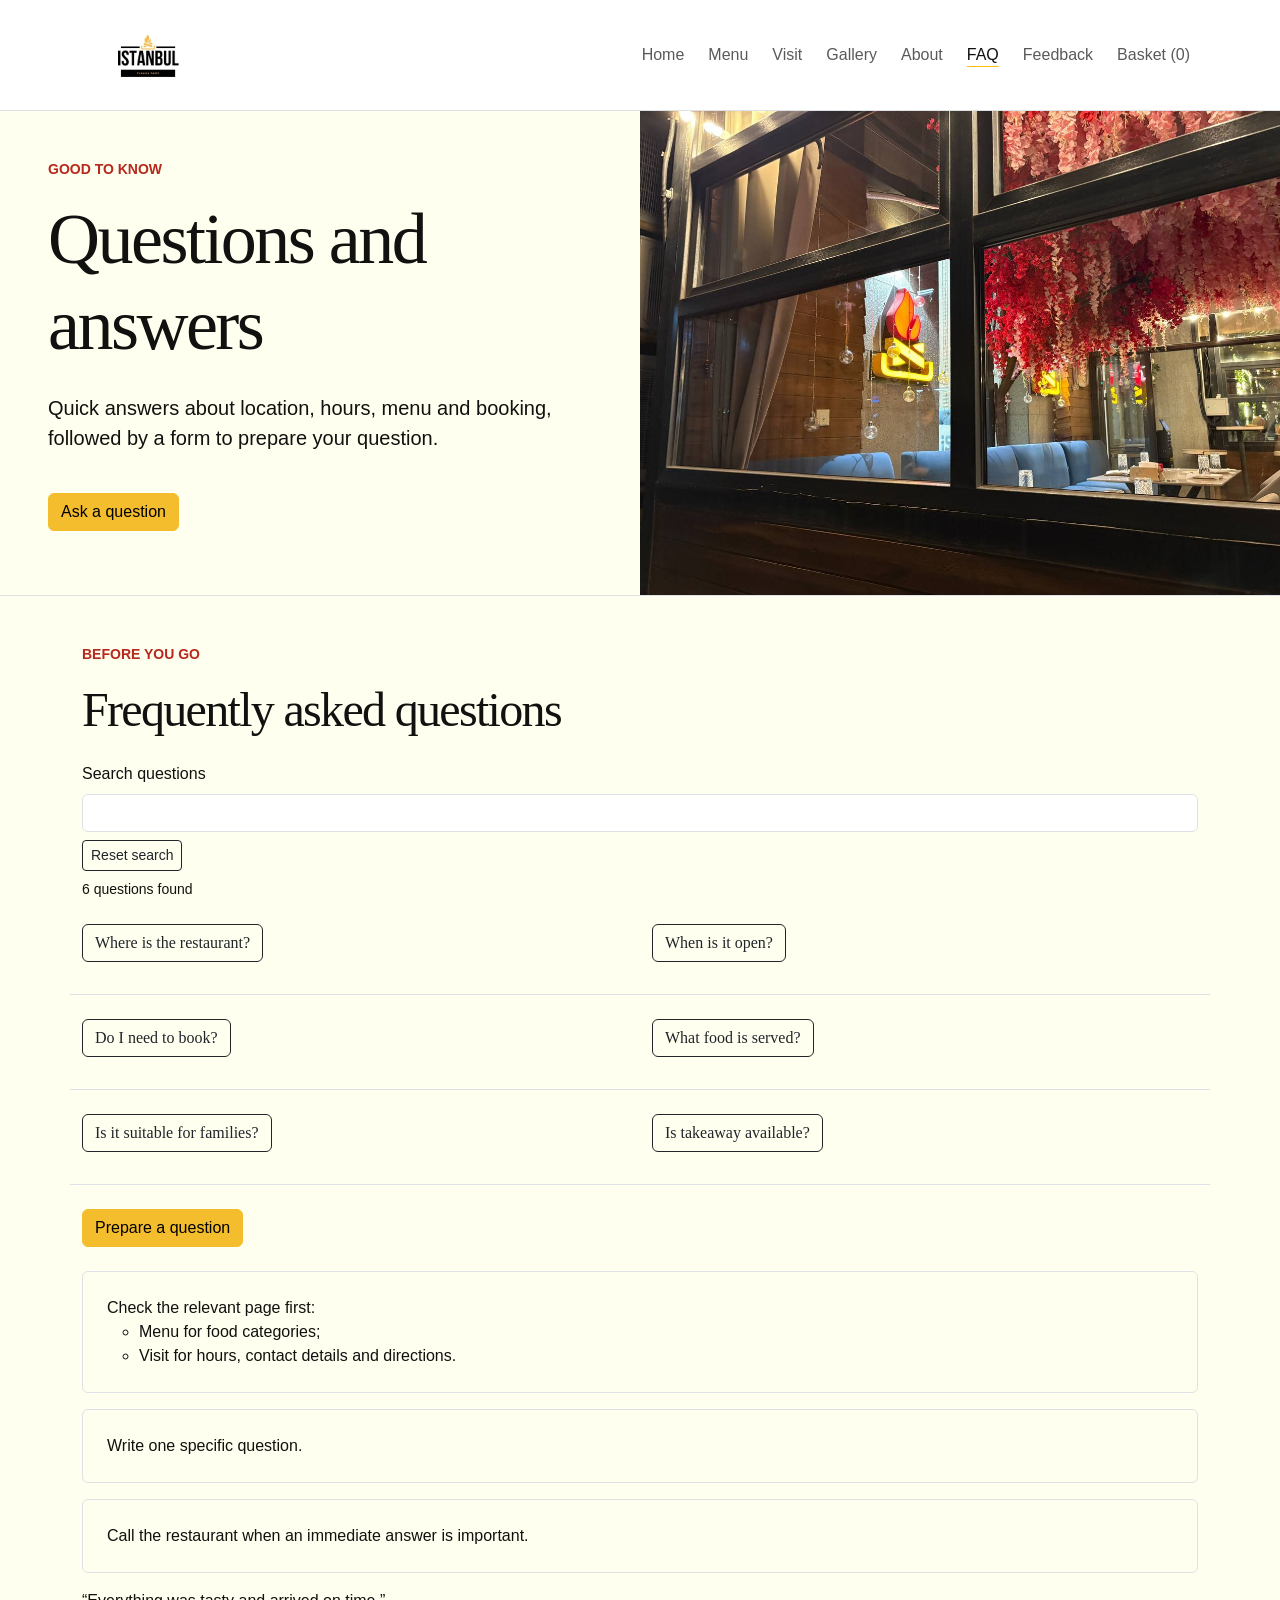
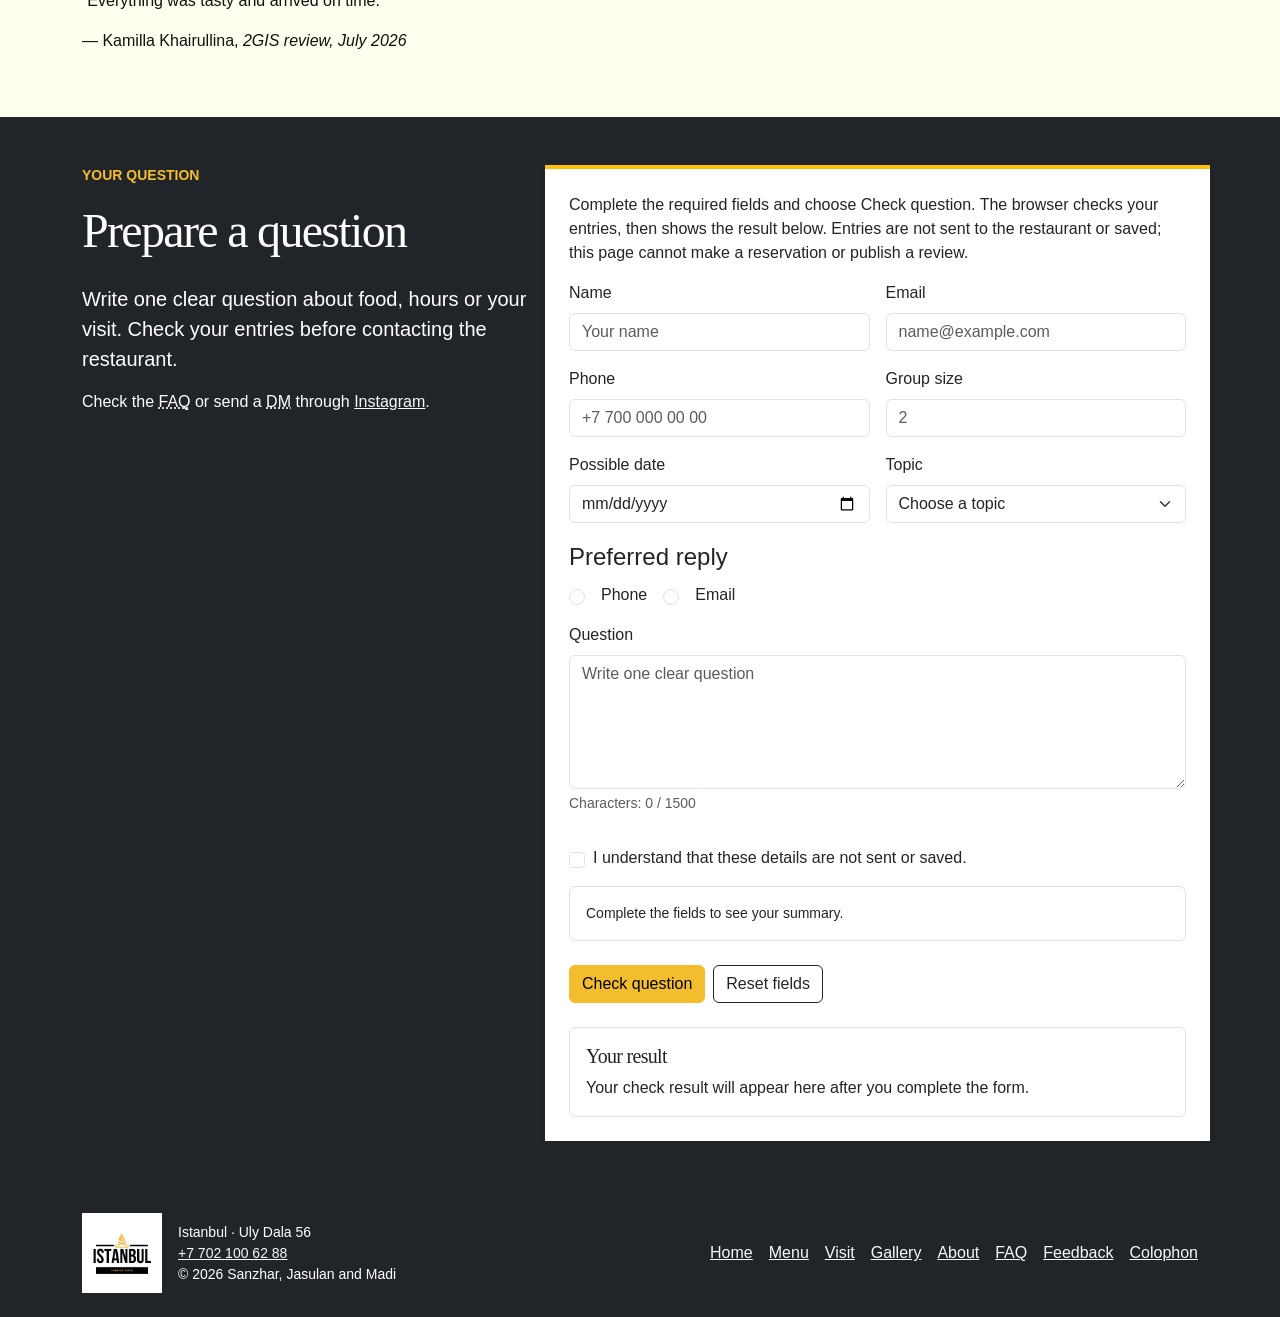
<file: faq.html>
<!DOCTYPE html>
<html lang="en">
<head>
<meta charset="utf-8">
<meta content="width=device-width, initial-scale=1" name="viewport">
<meta content="Visitor questions and a question preparation form for Istanbul Restaurant in Astana." name="description">
<meta content="Madi" name="author">
<title>FAQ — Istanbul Restaurant Astana</title>
<!-- Pinned Bootstrap 5.3.8; local correction layer follows. --><link href="vendor/bootstrap/bootstrap.min.css" rel="stylesheet">
<link href="css/base.css" rel="stylesheet">
<link rel="icon" type="image/jpeg" href="images/istanbul-logo.jpg">
</head>
<body class="faq-page">
<!-- Author: Madi. -->
<a class="skip-link visually-hidden-focusable position-fixed top-0 start-0 m-3 btn btn-warning" href="#main-content">Skip to content</a>
<header class="site-header sticky-top bg-body border-bottom">
<div class="container">
<nav aria-label="Main navigation" class="navbar navbar-expand-lg w-100" data-bs-theme="light"><a aria-label="Istanbul Restaurant home" class="navbar-brand me-auto" href="index.html">
<img alt="Istanbul Turkish Taste logo" class="brand-logo object-fit-contain" src="images/istanbul-logo.jpg">
</a><button aria-controls="main-navbar" aria-expanded="false" aria-label="Toggle navigation" class="navbar-toggler" data-bs-target="#main-navbar" data-bs-toggle="collapse" type="button" id="navigation-toggle"><span class="navbar-toggler-icon"></span></button>
<div class="collapse navbar-collapse justify-content-lg-end" id="main-navbar"><ul class="navbar-nav gap-lg-2 mb-2 mb-lg-0" id="navigation-links">
<li class="nav-item"><a class="nav-link py-2" href="index.html">Home</a></li>
<li class="nav-item"><a class="nav-link py-2" href="menu.html">Menu</a></li>
<li class="nav-item"><a class="nav-link py-2" href="visit.html">Visit</a></li>
<li class="nav-item"><a class="nav-link py-2" href="gallery.html">Gallery</a></li>
<li class="nav-item"><a class="nav-link py-2" href="about.html">About</a></li>
<li class="nav-item"><a aria-current="page" class="nav-link py-2 active text-decoration-underline link-underline-warning link-offset-3" href="faq.html">FAQ</a></li>
<li class="nav-item"><a class="nav-link py-2" href="feedback.html">Feedback</a></li>
</ul></div>
</nav>
</div>
</header>
<main id="main-content">
<!-- This section introduces the questions and is labelled by the page h1. -->
<section aria-labelledby="faq-title" class="container-fluid px-0 border-bottom">
<div class="row g-0 align-items-stretch">
<div class="page-hero-copy col-12 col-lg-6 d-flex flex-column justify-content-center p-4 p-md-5">
<p class="small fw-bold text-uppercase text-brand-accent mb-3">Good to know</p>
<h1 class="display-2 mb-4" id="faq-title">Questions and answers</h1>
<p class="lead">Quick answers about location, hours, menu and booking, followed by a form to prepare your question.</p>
<p class="d-flex flex-wrap align-items-center gap-2 mt-4"><a class="btn btn-warning" href="#question-form">Ask a question</a></p>
</div>
<div class="page-hero-media col-12 col-lg-6 m-0">
<img alt="Istanbul Restaurant window, flowers and flame logo" class="img-fluid w-100 h-100 object-fit-cover" src="images/restaurant-window-logo.jpg" decoding="async">
</div>
</div></section>
<section class="py-5">
<div class="container">
<p class="small fw-bold text-uppercase text-brand-accent mb-3">Before you go</p>
<h2 class="display-5 mb-4" id="answers-title">Frequently asked questions</h2>
<div class="faq-grid row g-4" id="faq-items">
<article class="col-12 col-md-6 border-bottom pb-3">
<h3 class="h4 mb-3">Where is the restaurant?</h3>
<p>Uly Dala Avenue 56, Esil district, Astana. The <a href="visit.html">Visit page</a> has directions and a map link.</p>
</article>
<article class="col-12 col-md-6 border-bottom pb-3">
<h3 class="h4 mb-3">When is it open?</h3>
<p>The public listing shows daily opening hours from 08:00 until 02:00.</p>
</article>
<article class="col-12 col-md-6 border-bottom pb-3">
<h3 class="h4 mb-3">Do I need to book?</h3>
<p>Booking is available. Call <a href="tel:+77021006288">+7 702 100 62 88</a> for a real reservation.</p>
</article>
<article class="col-12 col-md-6 border-bottom pb-3">
<h3 class="h4 mb-3">What food is served?</h3>
<p>Turkish breakfast, döner, kebabs, künefe and a broad café menu. See <a href="menu.html">Menu</a>.</p>
</article>
<article class="col-12 col-md-6 border-bottom pb-3">
<h3 class="h4 mb-3">Is it suitable for families?</h3>
<p>Yes. The listing includes a children’s menu and a children’s corner.</p>
</article>
<article class="col-12 col-md-6 border-bottom pb-3">
<h3 class="h4 mb-3">Is takeaway available?</h3>
<p>Yes. Dine-in, takeaway and delivery are included in the listed services.</p>
</article>
</div>
<div id="generated-faq-items" aria-live="polite"></div>
<p class="mt-4"><a class="btn btn-warning" href="#question-form">Prepare a question</a></p>
<ol class="faq-steps list-unstyled d-grid gap-3 mt-4" start="1">
<li class="border rounded p-4 m-0">
              Check the relevant page first:
              <ul>
<li>Menu for food categories;</li>
<li>Visit for hours, contact details and directions.</li>
</ul>
</li>
<li class="border rounded p-4 m-0">Write one specific question.</li>
<li class="border rounded p-4 m-0">Call the restaurant when an immediate answer is important.</li>
</ol>
<blockquote>
<p><q>Everything was tasty and arrived on time.</q></p>
<footer>— Kamilla Khairullina, <cite>2GIS review, July 2026</cite></footer>
</blockquote>
</div>
</section>
<section aria-labelledby="question-title" class="py-5 bg-dark text-white" id="question-form">
<div class="feedback-panel container"><div class="row g-4 align-items-start">
<div class="col-12 col-lg-5">
<p class="small fw-bold text-uppercase text-brand-accent mb-3">Your question</p>
<h2 class="display-5 mb-4" id="question-title">Prepare a question</h2>
<p class="lead">Write one clear question about food, hours or your visit. Check your entries before contacting the restaurant.</p>
<p>
              Check the <abbr title="Frequently Asked Questions">FAQ</abbr> or send a
              <abbr title="Direct message">DM</abbr> through
              <a class="link-light" href="https://www.instagram.com/istanbul.turkishtaste/" rel="noopener noreferrer" target="_blank">Instagram</a>.
            </p>
</div>
<form action="faq.html#question-result" class="col-12 col-lg-7 bg-body text-dark p-4 border-top border-warning border-4 shadow-sm" method="get" id="faq-question-form" aria-describedby="faq-form-help">
<p id="faq-form-help">Complete the required fields and choose Check question. The browser checks your entries, then shows the result below. Entries are not sent to the restaurant or saved; this page cannot make a reservation or publish a review.</p>
<div id="faq-errors" class="d-none alert alert-danger p-3 mb-3" role="alert" tabindex="-1"></div>
<div class="form-grid row g-3">
<div class="col-12 col-md-6">
<label class="form-label" for="faq-name">Name</label>
<input class="form-control" id="faq-name" name="name" placeholder="Your name" required="" type="text" autocomplete="name" aria-describedby="faq-name-error">
<span id="faq-name-error" class="invalid-feedback d-none"></span>
</div>
<div class="col-12 col-md-6">
<label class="form-label" for="faq-email">Email</label>
<input class="form-control" id="faq-email" name="email" placeholder="name@example.com" required="" type="email" autocomplete="email" aria-describedby="faq-email-error">
<span id="faq-email-error" class="invalid-feedback d-none"></span>
</div>
<div class="col-12 col-md-6">
<label class="form-label" for="faq-phone">Phone</label>
<input class="form-control" id="faq-phone" name="phone" placeholder="+7 700 000 00 00" required="" type="tel" autocomplete="tel" aria-describedby="faq-phone-error">
<span id="faq-phone-error" class="invalid-feedback d-none"></span>
</div>
<div class="col-12 col-md-6">
<label class="form-label" for="faq-guests">Group size</label>
<input class="form-control" id="faq-guests" max="60" min="1" name="guests" placeholder="2" required="" type="number" aria-describedby="faq-guests-error">
<span id="faq-guests-error" class="invalid-feedback d-none"></span>
</div>
<div class="col-12 col-md-6">
<label class="form-label" for="faq-date">Possible date</label>
<input class="form-control" id="faq-date" name="date" required="" type="date" aria-describedby="faq-date-error">
<span id="faq-date-error" class="invalid-feedback d-none"></span>
</div>
<div class="col-12 col-md-6">
<label class="form-label" for="faq-topic">Topic</label>
<select class="form-select" id="faq-topic" name="topic" required="" aria-describedby="faq-topic-error">
<option value="">Choose a topic</option>
<option>Menu</option>
<option>Opening hours</option>
<option>Group visit</option>
<option>Accessibility</option>
</select>
<span id="faq-topic-error" class="invalid-feedback d-none"></span>
</div>
<fieldset class="col-12">
<legend>Preferred reply</legend>
<div class="choice-row d-flex flex-wrap align-items-center gap-3">
<input class="form-check-input" id="faq-reply-phone" name="reply" required="" type="radio" value="phone">
<label class="form-check-label" for="faq-reply-phone">Phone</label>
<input class="form-check-input" id="faq-reply-email" name="reply" type="radio" value="email">
<label class="form-check-label" for="faq-reply-email">Email</label>
</div>
</fieldset>
<div class="col-12">
<label class="form-label" for="faq-message">Question</label>
<textarea class="form-control" id="faq-message" name="message" placeholder="Write one clear question" required="" maxlength="1500" rows="5" aria-describedby="faq-message-error"></textarea>
<span id="faq-message-error" class="invalid-feedback d-none"></span>
</div>
<label class="col-12 d-flex align-items-center gap-2" for="faq-confirm">
<input class="form-check-input" id="faq-confirm" required="" type="checkbox" name="acknowledged" value="yes"> I understand that these details are not sent or saved.</label>
</div>
<p class="d-flex flex-wrap align-items-center gap-2 mt-4">
<button class="btn btn-warning" type="submit" id="faq-submit">Check question</button>
<button class="btn btn-outline-dark" type="reset" id="faq-reset">Reset fields</button>
</p>
<section id="question-result" class="result-panel border rounded p-3 mt-4" aria-labelledby="faq-result-title" tabindex="-1">
<h3 id="faq-result-title" class="h5">Your result</h3>
<p class="result-idle mb-0">Your check result will appear here after you complete the form.</p>
<div class="form-result alert alert-success p-3" role="status">
<strong>Question checked</strong><p class="mt-2">Your question passes the required-field checks. It has not been sent or saved. Keep a copy if you want to contact the restaurant.</p>
<div id="faq-summary"></div>
<div id="faq-confirmation" aria-live="polite"></div>
<p class="d-flex flex-wrap gap-2"><a class="btn btn-warning" href="faq.html#answers-title">Read the answers</a><a class="btn btn-outline-dark" href="faq.html#faq-question-form">Start again</a></p>
<p><a class="btn btn-outline-dark" href="https://wa.me/77021006288" target="_blank" rel="noopener noreferrer">Open restaurant WhatsApp</a></p>
</div></section>
</form>
</div></div>
</section>
</main>
<footer class="site-footer text-break bg-dark text-white">
  <div class="container py-4"><div class="row g-4 align-items-center">
    <div class="col-12 col-lg-5 d-flex align-items-center gap-3">
      <img alt="" class="object-fit-contain flex-shrink-0" width="80" height="80" src="images/istanbul-logo.jpg">
      <small>Istanbul · Uly Dala 56<br><a class="link-light" href="tel:+77021006288">+7 702 100 62 88</a><br>© 2026 Sanzhar, Jasulan and Madi</small>
    </div>
    <nav class="col-12 col-lg-7" aria-label="Footer navigation">
      <ul class="d-flex flex-wrap justify-content-lg-end gap-3 list-unstyled mb-0">
<li><a class="link-light" href="index.html">Home</a></li>
<li><a class="link-light" href="menu.html">Menu</a></li>
<li><a class="link-light" href="visit.html">Visit</a></li>
<li><a class="link-light" href="gallery.html">Gallery</a></li>
<li><a class="link-light" href="about.html">About</a></li>
<li><a class="link-light" href="faq.html">FAQ</a></li>
<li><a class="link-light" href="feedback.html">Feedback</a></li>
<li><a class="link-light" href="colophon.html">Colophon</a></li>
</ul>
    </nav>
  </div></div>
</footer>
<script src="vendor/bootstrap/bootstrap.bundle.min.js"></script>
<script src="https://code.jquery.com/jquery-3.7.1.min.js" defer></script>
<script src="js/main.js" defer></script>
<script src="js/jquery-forms.js" defer></script>
<script src="js/faq.js" defer></script>
</body>
</html>
</file>
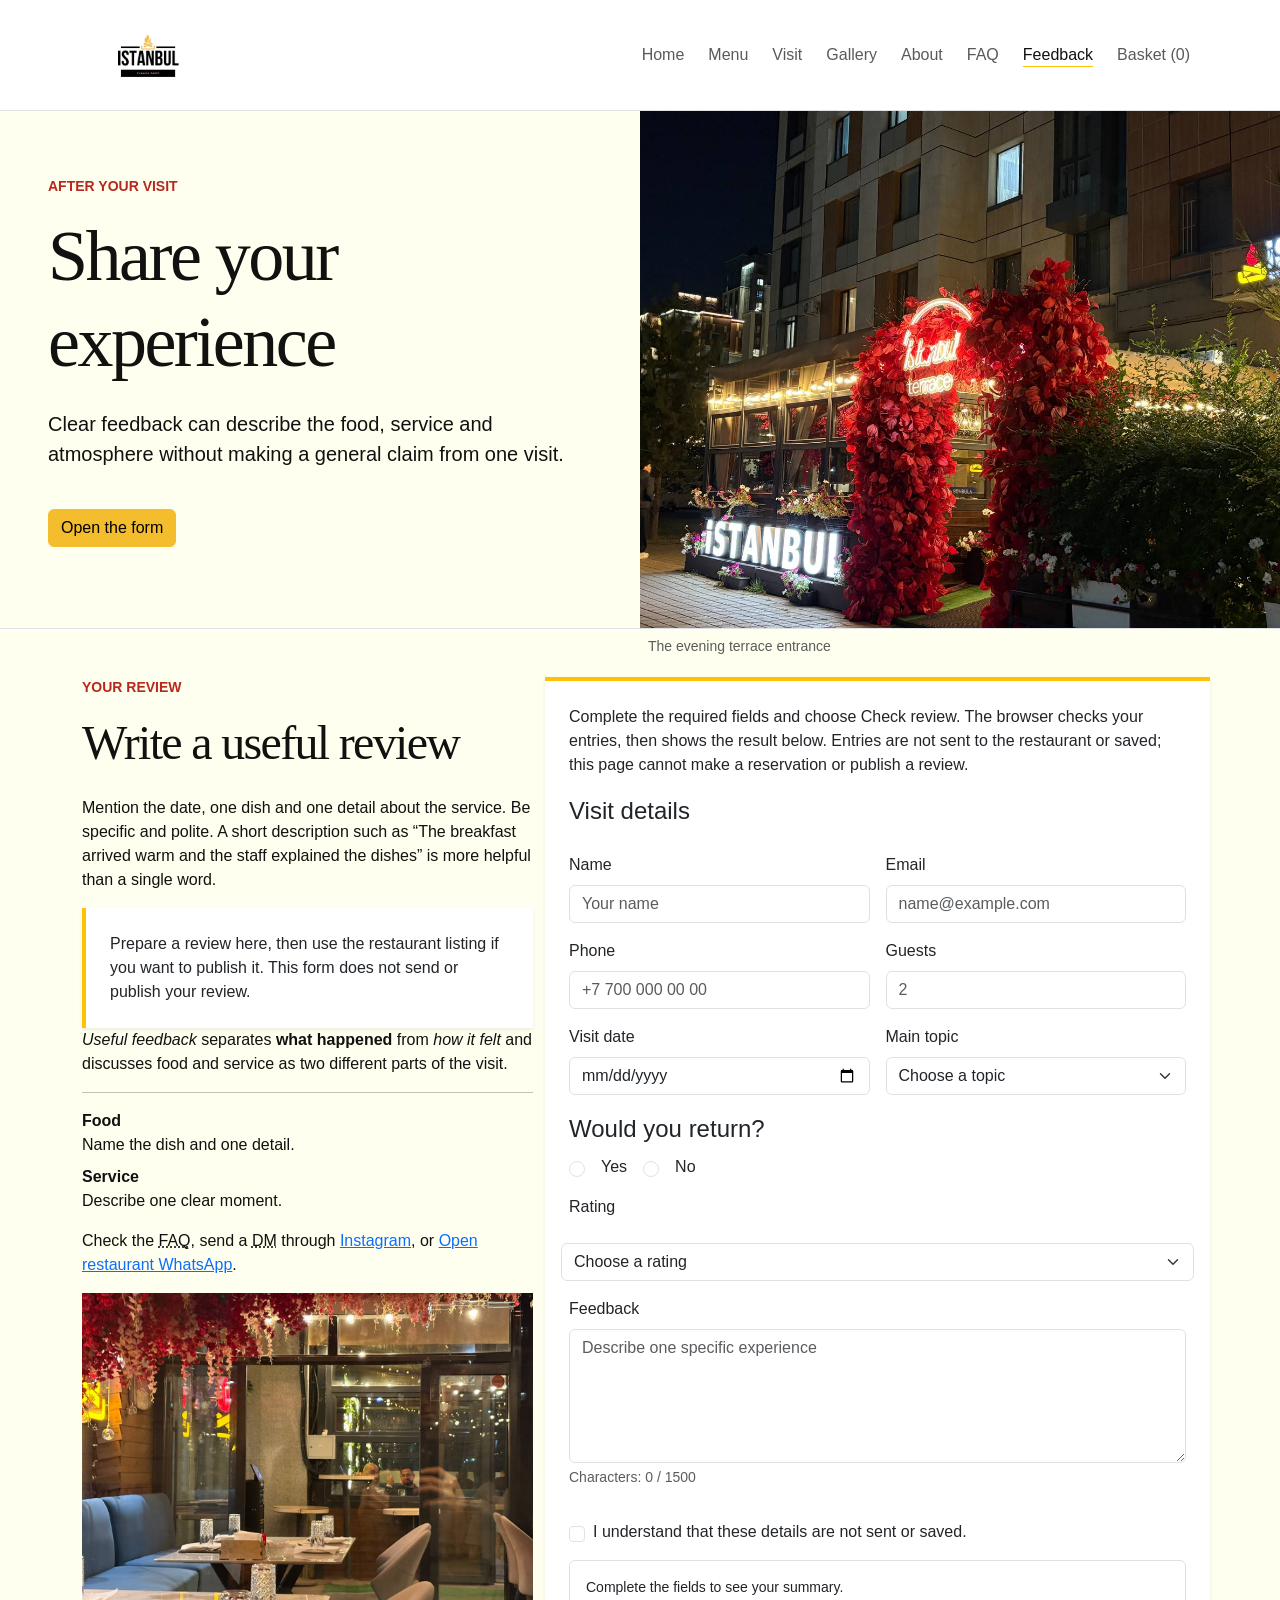
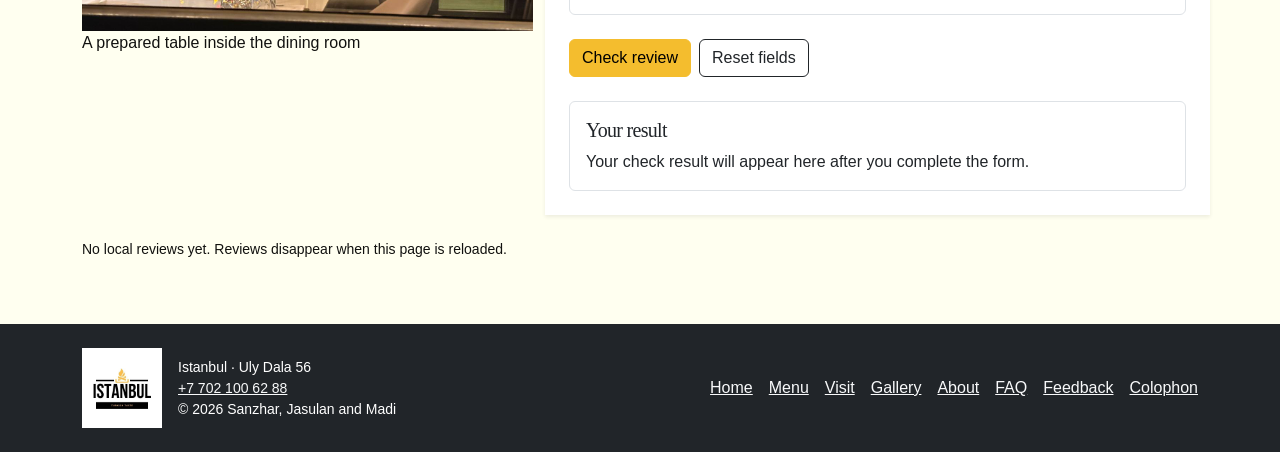
<file: feedback.html>
<!DOCTYPE html>
<html lang="en">
<head>
<meta charset="utf-8">
<meta content="width=device-width, initial-scale=1" name="viewport">
<meta content="Prepare a review of your visit to Istanbul Restaurant in Astana." name="description">
<meta content="Sanzhar" name="author">
<title>Feedback — Istanbul Restaurant Astana</title>
<!-- Pinned Bootstrap 5.3.8; local correction layer follows. --><link href="vendor/bootstrap/bootstrap.min.css" rel="stylesheet">
<link href="css/base.css" rel="stylesheet">
<link rel="icon" type="image/jpeg" href="images/istanbul-logo.jpg">
</head>
<body class="feedback-page">
<!-- Author: Sanzhar. -->
<a class="skip-link visually-hidden-focusable position-fixed top-0 start-0 m-3 btn btn-warning" href="#main-content">Skip to content</a>
<header class="site-header sticky-top bg-body border-bottom">
<div class="container">
<nav aria-label="Main navigation" class="navbar navbar-expand-lg w-100" data-bs-theme="light"><a aria-label="Istanbul Restaurant home" class="navbar-brand me-auto" href="index.html">
<img alt="Istanbul Turkish Taste logo" class="brand-logo object-fit-contain" src="images/istanbul-logo.jpg">
</a><button aria-controls="main-navbar" aria-expanded="false" aria-label="Toggle navigation" class="navbar-toggler" data-bs-target="#main-navbar" data-bs-toggle="collapse" type="button" id="navigation-toggle"><span class="navbar-toggler-icon"></span></button>
<div class="collapse navbar-collapse justify-content-lg-end" id="main-navbar"><ul class="navbar-nav gap-lg-2 mb-2 mb-lg-0" id="navigation-links">
<li class="nav-item"><a class="nav-link py-2" href="index.html">Home</a></li>
<li class="nav-item"><a class="nav-link py-2" href="menu.html">Menu</a></li>
<li class="nav-item"><a class="nav-link py-2" href="visit.html">Visit</a></li>
<li class="nav-item"><a class="nav-link py-2" href="gallery.html">Gallery</a></li>
<li class="nav-item"><a class="nav-link py-2" href="about.html">About</a></li>
<li class="nav-item"><a class="nav-link py-2" href="faq.html">FAQ</a></li>
<li class="nav-item"><a aria-current="page" class="nav-link py-2 active text-decoration-underline link-underline-warning link-offset-3" href="feedback.html">Feedback</a></li>
</ul></div>
</nav>
</div>
</header>
<main id="main-content">
<!-- This section introduces feedback as a separate topic from the FAQ page. -->
<section aria-labelledby="feedback-title" class="container-fluid px-0 border-bottom">
<div class="row g-0 align-items-stretch">
<div class="page-hero-copy col-12 col-lg-6 d-flex flex-column justify-content-center p-4 p-md-5">
<p class="small fw-bold text-uppercase text-brand-accent mb-3">After your visit</p>
<h1 class="display-2 mb-4" id="feedback-title">Share your experience</h1>
<p class="lead">
            Clear feedback can describe the food, service and atmosphere without making a general
            claim from one visit.
          </p>
<p class="d-flex flex-wrap align-items-center gap-2 mt-4"><a class="btn btn-warning" href="#feedback-form">Open the form</a></p>
</div>
<figure class="page-hero-media col-12 col-lg-6 m-0">
<img alt="Red flower arch at the entrance to Istanbul Restaurant" class="img-fluid w-100 h-100 object-fit-cover" src="images/restaurant-terrace-arch.jpg" decoding="async">
<figcaption class="small text-body-secondary d-block p-2">The evening terrace entrance</figcaption>
</figure>
</div></section>
<section aria-labelledby="form-title" class="py-5" id="feedback-form">
<div class="container"><div class="row g-4 align-items-start">
<div class="col-12 col-lg-5">
<p class="small fw-bold text-uppercase text-brand-accent mb-3">Your review</p>
<h2 class="display-5 mb-4" id="form-title">Write a useful review</h2>
<p>
              Mention the date, one dish and one detail about the service. Be specific and polite.
              A short description such as <q>The breakfast arrived warm and the staff explained the dishes</q>
              is more helpful than a single word.
            </p>
<aside class="bg-body text-dark p-4 border-start border-warning border-4 shadow-sm">Prepare a review here, then use the restaurant listing if you want to publish it. This form does not send or publish your review.</aside>
<p>
<em>Useful feedback</em> separates <b>what happened</b> from <i>how it felt</i> and
              discusses food and service as two different parts of the visit.
            </p>
<hr>
<dl class="feedback-guide">
<dt>Food</dt>
<dd>Name the dish and one detail.</dd>
<dt>Service</dt>
<dd>Describe one clear moment.</dd>
</dl>
<p>
              Check the <abbr title="Frequently Asked Questions">FAQ</abbr>, send a
              <abbr title="Direct message">DM</abbr> through
              <a href="https://www.instagram.com/istanbul.turkishtaste/" rel="noopener noreferrer" target="_blank">Instagram</a>,
              or <a href="https://wa.me/77021006288" target="_blank" rel="noopener noreferrer">Open restaurant WhatsApp</a>.
            </p>
<figure class="inline-figure">
<img alt="Prepared table inside Istanbul Restaurant" class="img-fluid" src="images/restaurant-interior-table.jpg" decoding="async">
<figcaption>A prepared table inside the dining room</figcaption>
</figure>
</div>
<form action="feedback.html#feedback-result" class="col-12 col-lg-7 bg-body text-dark p-4 border-top border-warning border-4 shadow-sm" method="get" id="feedback-review-form" aria-describedby="feedback-form-help">
<p id="feedback-form-help">Complete the required fields and choose Check review. The browser checks your entries, then shows the result below. Entries are not sent to the restaurant or saved; this page cannot make a reservation or publish a review.</p>
<div id="feedback-errors" class="d-none alert alert-danger p-3 mb-3" role="alert" tabindex="-1"></div>
<fieldset>
<legend>Visit details</legend>
<div class="form-grid row g-3">
<div class="col-12 col-md-6">
<label class="form-label" for="feedback-name">Name</label>
<input class="form-control" id="feedback-name" name="name" placeholder="Your name" required="" type="text" autocomplete="name" aria-describedby="feedback-name-error">
<span id="feedback-name-error" class="invalid-feedback d-none"></span>
</div>
<div class="col-12 col-md-6">
<label class="form-label" for="feedback-email">Email</label>
<input class="form-control" id="feedback-email" name="email" placeholder="name@example.com" required="" type="email" autocomplete="email" aria-describedby="feedback-email-error">
<span id="feedback-email-error" class="invalid-feedback d-none"></span>
</div>
<div class="col-12 col-md-6">
<label class="form-label" for="feedback-phone">Phone</label>
<input class="form-control" id="feedback-phone" name="phone" placeholder="+7 700 000 00 00" required="" type="tel" autocomplete="tel" aria-describedby="feedback-phone-error">
<span id="feedback-phone-error" class="invalid-feedback d-none"></span>
</div>
<div class="col-12 col-md-6">
<label class="form-label" for="feedback-guests">Guests</label>
<input class="form-control" id="feedback-guests" max="60" min="1" name="guests" placeholder="2" required="" type="number" aria-describedby="feedback-guests-error">
<span id="feedback-guests-error" class="invalid-feedback d-none"></span>
</div>
<div class="col-12 col-md-6">
<label class="form-label" for="feedback-date">Visit date</label>
<input class="form-control" id="feedback-date" name="date" required="" type="date" aria-describedby="feedback-date-error">
<span id="feedback-date-error" class="invalid-feedback d-none"></span>
</div>
<div class="col-12 col-md-6">
<label class="form-label" for="feedback-topic">Main topic</label>
<select class="form-select" id="feedback-topic" name="topic" required="" aria-describedby="feedback-topic-error">
<option value="">Choose a topic</option>
<option>Food</option>
<option>Service</option>
<option>Atmosphere</option>
</select>
<span id="feedback-topic-error" class="invalid-feedback d-none"></span>
</div>
<fieldset class="col-12">
<legend>Would you return?</legend>
<div class="choice-row d-flex flex-wrap align-items-center gap-3">
<input class="form-check-input" id="feedback-return-yes" name="return" required="" type="radio" value="yes">
<label class="form-check-label" for="feedback-return-yes">Yes</label>
<input class="form-check-input" id="feedback-return-no" name="return" type="radio" value="no">
<label class="form-check-label" for="feedback-return-no">No</label>
</div>
</fieldset>
<div class="col-12">
<label class="form-label" for="feedback-message">Feedback</label>
<textarea class="form-control" id="feedback-message" name="message" placeholder="Describe one specific experience" required="" maxlength="1500" rows="5" aria-describedby="feedback-message-error"></textarea>
<span id="feedback-message-error" class="invalid-feedback d-none"></span>
</div>
<label class="col-12 d-flex align-items-center gap-2" for="feedback-confirm">
<input class="form-check-input" id="feedback-confirm" required="" type="checkbox" name="acknowledged" value="yes"> I understand that these details are not sent or saved.</label>
</div>
</fieldset>
<p class="d-flex flex-wrap align-items-center gap-2 mt-4">
<button class="btn btn-warning" type="submit" id="feedback-submit">Check review</button>
<button class="btn btn-outline-dark" type="reset" id="feedback-reset">Reset fields</button>
</p>
<section id="feedback-result" class="result-panel border rounded p-3 mt-4" aria-labelledby="feedback-result-title" tabindex="-1">
<h3 id="feedback-result-title" class="h5">Your result</h3>
<p class="result-idle mb-0">Your check result will appear here after you complete the form.</p>
<div class="form-result alert alert-success p-3" role="status">
<strong>Review checked</strong><p class="mt-2">Your review passes the required-field checks. It has not been published, sent or saved. Keep a copy if you want to post it on the restaurant listing.</p>
<div id="feedback-summary"></div>
<div id="feedback-confirmation" aria-live="polite"></div>
<p class="d-flex flex-wrap gap-2"><a class="btn btn-warning" href="gallery.html">See the gallery</a><a class="btn btn-outline-dark" href="feedback.html#feedback-review-form">Start again</a></p>
<p><a class="btn btn-outline-dark" href="https://2gis.kz/astana/firm/70000001069922617/tab/reviews" target="_blank" rel="noopener noreferrer">Open public reviews</a></p>
</div></section>
</form>
</div></div>
</section>
</main>
<footer class="site-footer text-break bg-dark text-white">
  <div class="container py-4"><div class="row g-4 align-items-center">
    <div class="col-12 col-lg-5 d-flex align-items-center gap-3">
      <img alt="" class="object-fit-contain flex-shrink-0" width="80" height="80" src="images/istanbul-logo.jpg">
      <small>Istanbul · Uly Dala 56<br><a class="link-light" href="tel:+77021006288">+7 702 100 62 88</a><br>© 2026 Sanzhar, Jasulan and Madi</small>
    </div>
    <nav class="col-12 col-lg-7" aria-label="Footer navigation">
      <ul class="d-flex flex-wrap justify-content-lg-end gap-3 list-unstyled mb-0">
<li><a class="link-light" href="index.html">Home</a></li>
<li><a class="link-light" href="menu.html">Menu</a></li>
<li><a class="link-light" href="visit.html">Visit</a></li>
<li><a class="link-light" href="gallery.html">Gallery</a></li>
<li><a class="link-light" href="about.html">About</a></li>
<li><a class="link-light" href="faq.html">FAQ</a></li>
<li><a class="link-light" href="feedback.html">Feedback</a></li>
<li><a class="link-light" href="colophon.html">Colophon</a></li>
</ul>
    </nav>
  </div></div>
</footer>
<script src="vendor/bootstrap/bootstrap.bundle.min.js"></script>
<script src="js/main.js" defer></script>
<script src="js/forms.js" defer></script>
<script src="js/feedback.js" defer></script>
</body>
</html>
</file>
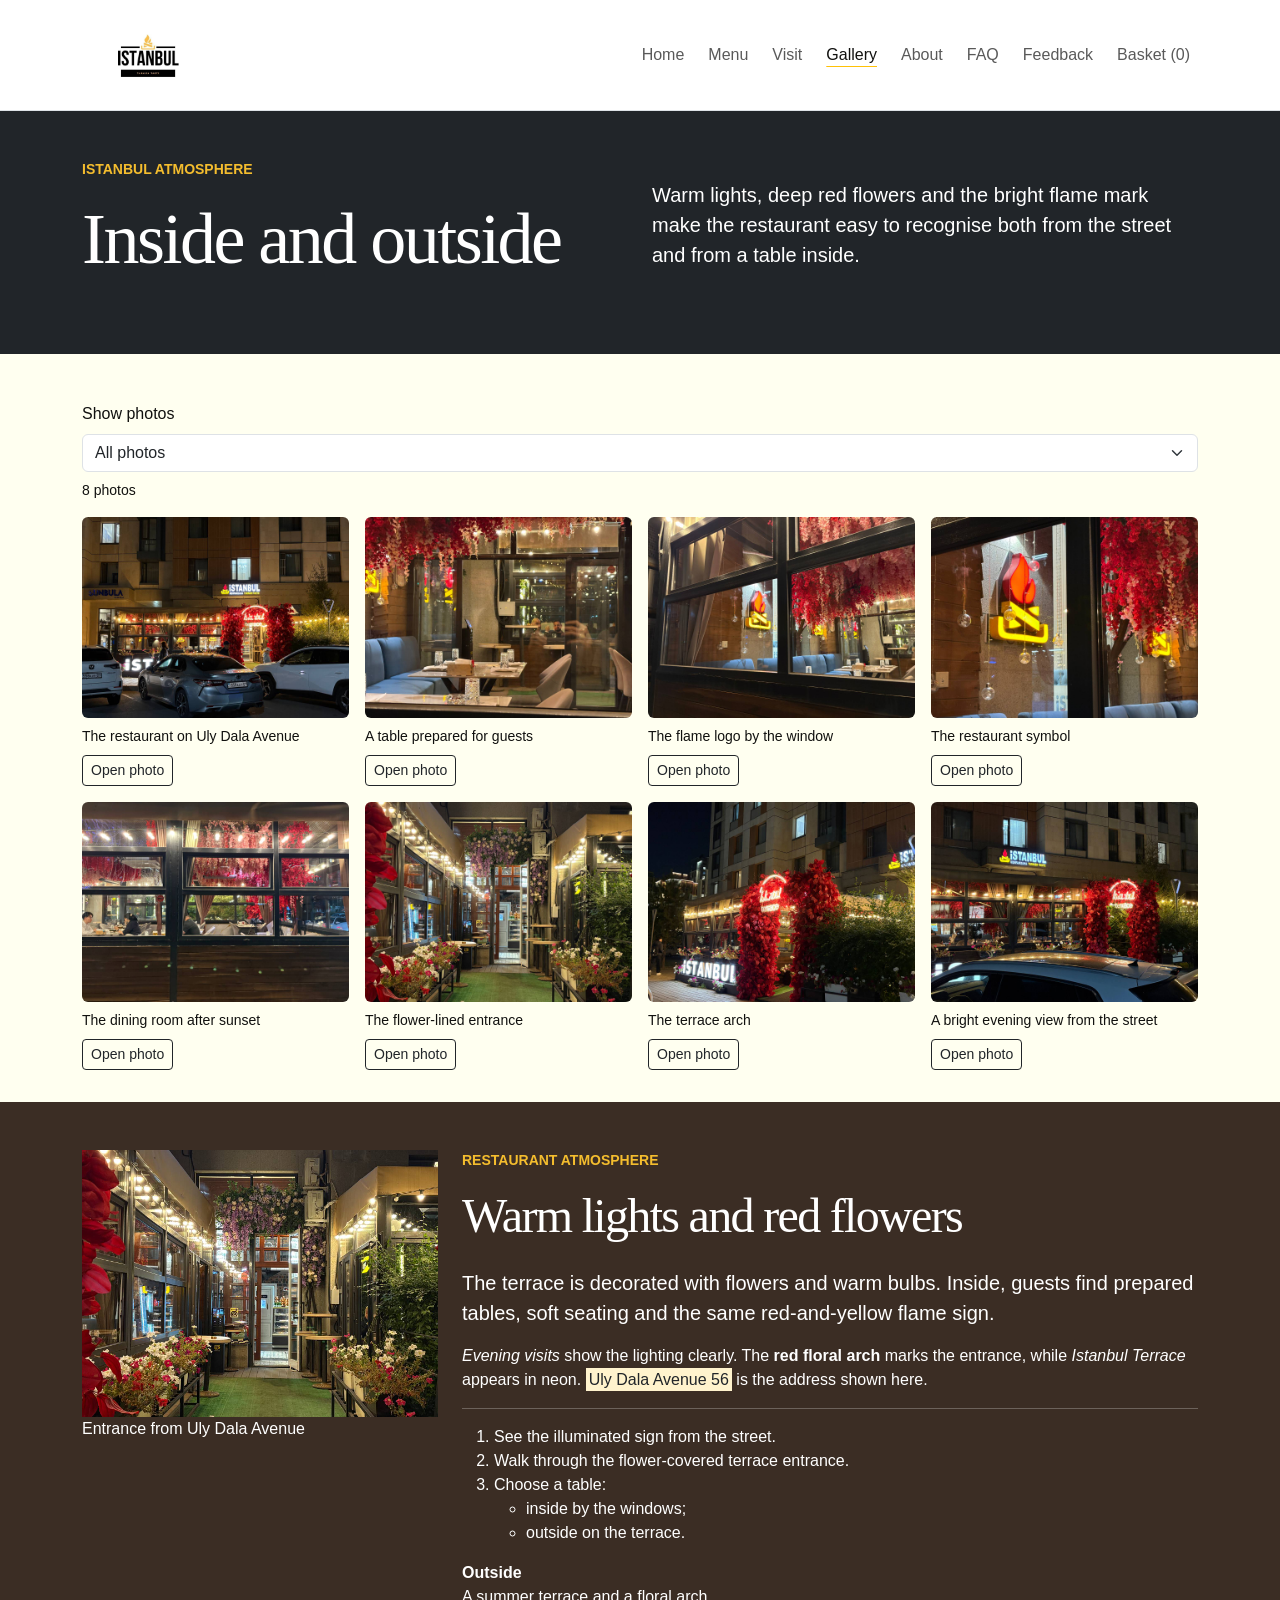
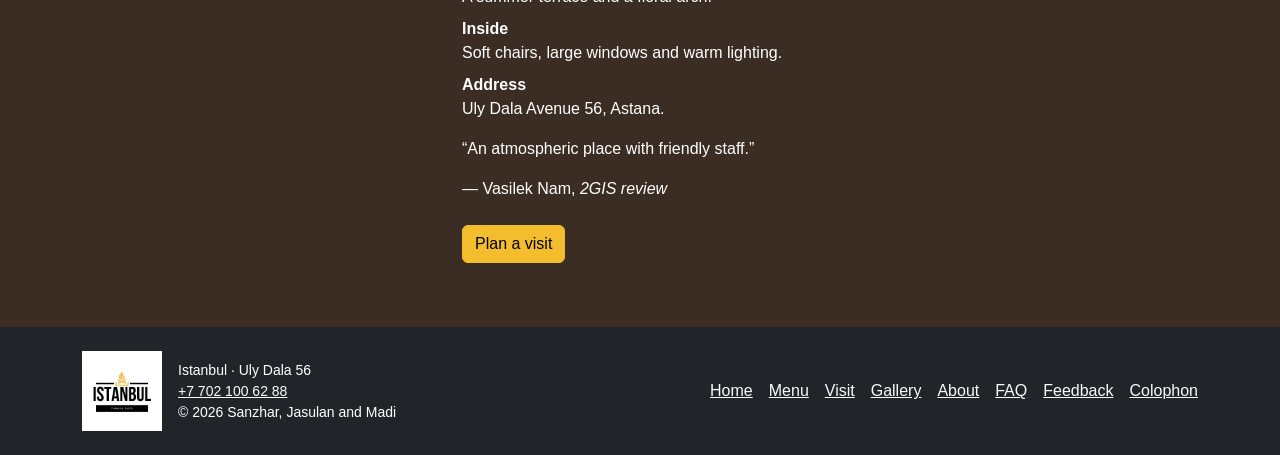
<file: gallery.html>
<!DOCTYPE html>
<html lang="en">
<head>
<meta charset="utf-8">
<meta content="width=device-width, initial-scale=1" name="viewport">
<meta content="Photo gallery of Istanbul Restaurant in Astana." name="description">
<meta content="Jasulan" name="author">
<title>Gallery — Istanbul Restaurant Astana</title>
<!-- Pinned Bootstrap 5.3.8; local correction layer follows. --><link href="vendor/bootstrap/bootstrap.min.css" rel="stylesheet">
<link href="css/base.css" rel="stylesheet">
<link rel="icon" type="image/jpeg" href="images/istanbul-logo.jpg">
</head>
<body class="gallery-page">
<!-- Author: Jasulan. -->
<a class="skip-link visually-hidden-focusable position-fixed top-0 start-0 m-3 btn btn-warning" href="#main-content">Skip to content</a>
<header class="site-header sticky-top bg-body border-bottom">
<div class="container">
<nav aria-label="Main navigation" class="navbar navbar-expand-lg w-100" data-bs-theme="light"><a aria-label="Istanbul Restaurant home" class="navbar-brand me-auto" href="index.html">
<img alt="Istanbul Turkish Taste logo" class="brand-logo object-fit-contain" src="images/istanbul-logo.jpg">
</a><button aria-controls="main-navbar" aria-expanded="false" aria-label="Toggle navigation" class="navbar-toggler" data-bs-target="#main-navbar" data-bs-toggle="collapse" type="button" id="navigation-toggle"><span class="navbar-toggler-icon"></span></button>
<div class="collapse navbar-collapse justify-content-lg-end" id="main-navbar"><ul class="navbar-nav gap-lg-2 mb-2 mb-lg-0" id="navigation-links">
<li class="nav-item"><a class="nav-link py-2" href="index.html">Home</a></li>
<li class="nav-item"><a class="nav-link py-2" href="menu.html">Menu</a></li>
<li class="nav-item"><a class="nav-link py-2" href="visit.html">Visit</a></li>
<li class="nav-item"><a aria-current="page" class="nav-link py-2 active text-decoration-underline link-underline-warning link-offset-3" href="gallery.html">Gallery</a></li>
<li class="nav-item"><a class="nav-link py-2" href="about.html">About</a></li>
<li class="nav-item"><a class="nav-link py-2" href="faq.html">FAQ</a></li>
<li class="nav-item"><a class="nav-link py-2" href="feedback.html">Feedback</a></li>
</ul></div>
</nav>
</div>
</header>
<main id="main-content">
<!-- This section gives the gallery a separate labelled introduction before the figures. -->
<section aria-labelledby="gallery-title" class="py-5 bg-dark text-white">
<div class="gallery-intro container"><div class="row g-4 align-items-center">
<div class="col-12 col-lg-6">
<p class="small fw-bold text-uppercase text-brand-accent mb-3">Istanbul atmosphere</p>
<h1 class="display-2 mb-4" id="gallery-title">Inside and outside</h1>
</div>
<p class="lead col-12 col-lg-6">
            Warm lights, deep red flowers and the bright flame mark make the restaurant easy to
            recognise both from the street and from a table inside.
          </p>
</div></div>
</section>
<section aria-label="Restaurant photo gallery" class="py-5">
<div class="gallery-grid container" id="gallery-items"><div class="row g-3">
<figure class="col-12 col-md-6 col-lg-3 mb-0">
<div class="ratio ratio-4x3 overflow-hidden rounded"><img alt="Istanbul Restaurant exterior at night" class="img-fluid w-100 h-100 object-fit-cover" src="images/restaurant-exterior-wide.jpg" decoding="async"></div>
<figcaption class="small mt-2">The restaurant on Uly Dala Avenue</figcaption>
</figure>
<figure class="col-12 col-md-6 col-lg-3 mb-0">
<div class="ratio ratio-4x3 overflow-hidden rounded"><img alt="Dining table and soft seating inside the restaurant" class="img-fluid w-100 h-100 object-fit-cover" src="images/restaurant-interior-table.jpg" decoding="async"></div>
<figcaption class="small mt-2">A table prepared for guests</figcaption>
</figure>
<figure class="col-12 col-md-6 col-lg-3 mb-0">
<div class="ratio ratio-4x3 overflow-hidden rounded"><img alt="Restaurant window with the flame logo and red flowers" class="img-fluid w-100 h-100 object-fit-cover" src="images/restaurant-window-logo.jpg" decoding="async"></div>
<figcaption class="small mt-2">The flame logo by the window</figcaption>
</figure>
<figure class="col-12 col-md-6 col-lg-3 mb-0">
<div class="ratio ratio-4x3 overflow-hidden rounded"><img alt="Close view of the red and yellow Istanbul flame sign" class="img-fluid w-100 h-100 object-fit-cover" src="images/restaurant-sign-detail.jpg" decoding="async"></div>
<figcaption class="small mt-2">The restaurant symbol</figcaption>
</figure>
<figure class="col-12 col-md-6 col-lg-3 mb-0">
<div class="ratio ratio-4x3 overflow-hidden rounded"><img alt="Dining room seen through large windows at night" class="img-fluid w-100 h-100 object-fit-cover" src="images/restaurant-dining-room.jpg" decoding="async"></div>
<figcaption class="small mt-2">The dining room after sunset</figcaption>
</figure>
<figure class="col-12 col-md-6 col-lg-3 mb-0">
<div class="ratio ratio-4x3 overflow-hidden rounded"><img alt="Flower-lined walkway at the restaurant entrance" class="img-fluid w-100 h-100 object-fit-cover" src="images/restaurant-entrance.jpg" decoding="async"></div>
<figcaption class="small mt-2">The flower-lined entrance</figcaption>
</figure>
<figure class="col-12 col-md-6 col-lg-3 mb-0">
<div class="ratio ratio-4x3 overflow-hidden rounded"><img alt="Red floral arch at the terrace entrance" class="img-fluid w-100 h-100 object-fit-cover" src="images/restaurant-terrace-arch.jpg" decoding="async"></div>
<figcaption class="small mt-2">The terrace arch</figcaption>
</figure>
<figure class="col-12 col-md-6 col-lg-3 mb-0">
<div class="ratio ratio-4x3 overflow-hidden rounded"><img alt="Front view of Istanbul Restaurant and terrace at night" class="img-fluid w-100 h-100 object-fit-cover" src="images/restaurant-exterior-front.jpg" decoding="async"></div>
<figcaption class="small mt-2">A bright evening view from the street</figcaption>
</figure>
</div></div>
<div class="container">
<div id="generated-gallery-items" class="row g-3" aria-live="polite"></div>
<p id="gallery-empty" class="d-none">No photographs match your selection. Show all photographs to continue.</p>
</div></section>
<section aria-labelledby="atmosphere-title" class="py-5 brand-brown text-white">
<div class="container"><div class="row g-4 align-items-start">
<figure class="gallery-feature col-12 col-lg-4">
<img alt="Flower-lined entrance to Istanbul Restaurant" class="img-fluid" src="images/restaurant-entrance.jpg" decoding="async">
<figcaption>Entrance from Uly Dala Avenue</figcaption>
</figure>
<div class="col-12 col-lg-8">
<p class="small fw-bold text-uppercase text-brand-accent mb-3">Restaurant atmosphere</p>
<h2 class="display-5 mb-4" id="atmosphere-title">Warm lights and red flowers</h2>
<p class="lead">
              The terrace is decorated with flowers and warm bulbs. Inside, guests find prepared
              tables, soft seating and the same red-and-yellow flame sign.
            </p>
<p>
<em>Evening visits</em> show the lighting clearly. The <b>red floral arch</b> marks
              the entrance, while <i>Istanbul Terrace</i> appears in neon.
              <mark>Uly Dala Avenue 56</mark> is the address shown here.
            </p>
<hr>
<ol class="visit-steps">
<li>See the illuminated sign from the street.</li>
<li>Walk through the flower-covered terrace entrance.</li>
<li>
                Choose a table:
                <ul>
<li>inside by the windows;</li>
<li>outside on the terrace.</li>
</ul>
</li>
</ol>
<dl class="gallery-details">
<dt>Outside</dt>
<dd>A summer terrace and a floral arch.</dd>
<dt>Inside</dt>
<dd>Soft chairs, large windows and warm lighting.</dd>
<dt>Address</dt>
<dd>Uly Dala Avenue 56, Astana.</dd>
</dl>
<blockquote>
<p><q>An atmospheric place with friendly staff.</q></p>
<footer>— Vasilek Nam, <cite>2GIS review</cite></footer>
</blockquote>
<p class="d-flex flex-wrap align-items-center gap-2 mt-4"><a class="btn btn-warning" href="visit.html">Plan a visit</a></p>
</div>
</div></div>
</section>
</main>
<footer class="site-footer text-break bg-dark text-white">
  <div class="container py-4"><div class="row g-4 align-items-center">
    <div class="col-12 col-lg-5 d-flex align-items-center gap-3">
      <img alt="" class="object-fit-contain flex-shrink-0" width="80" height="80" src="images/istanbul-logo.jpg">
      <small>Istanbul · Uly Dala 56<br><a class="link-light" href="tel:+77021006288">+7 702 100 62 88</a><br>© 2026 Sanzhar, Jasulan and Madi</small>
    </div>
    <nav class="col-12 col-lg-7" aria-label="Footer navigation">
      <ul class="d-flex flex-wrap justify-content-lg-end gap-3 list-unstyled mb-0">
<li><a class="link-light" href="index.html">Home</a></li>
<li><a class="link-light" href="menu.html">Menu</a></li>
<li><a class="link-light" href="visit.html">Visit</a></li>
<li><a class="link-light" href="gallery.html">Gallery</a></li>
<li><a class="link-light" href="about.html">About</a></li>
<li><a class="link-light" href="faq.html">FAQ</a></li>
<li><a class="link-light" href="feedback.html">Feedback</a></li>
<li><a class="link-light" href="colophon.html">Colophon</a></li>
</ul>
    </nav>
  </div></div>
</footer>
<script src="vendor/bootstrap/bootstrap.bundle.min.js"></script>
<script src="js/main.js" defer></script>
<script src="js/gallery.js" defer></script>
</body>
</html>
</file>
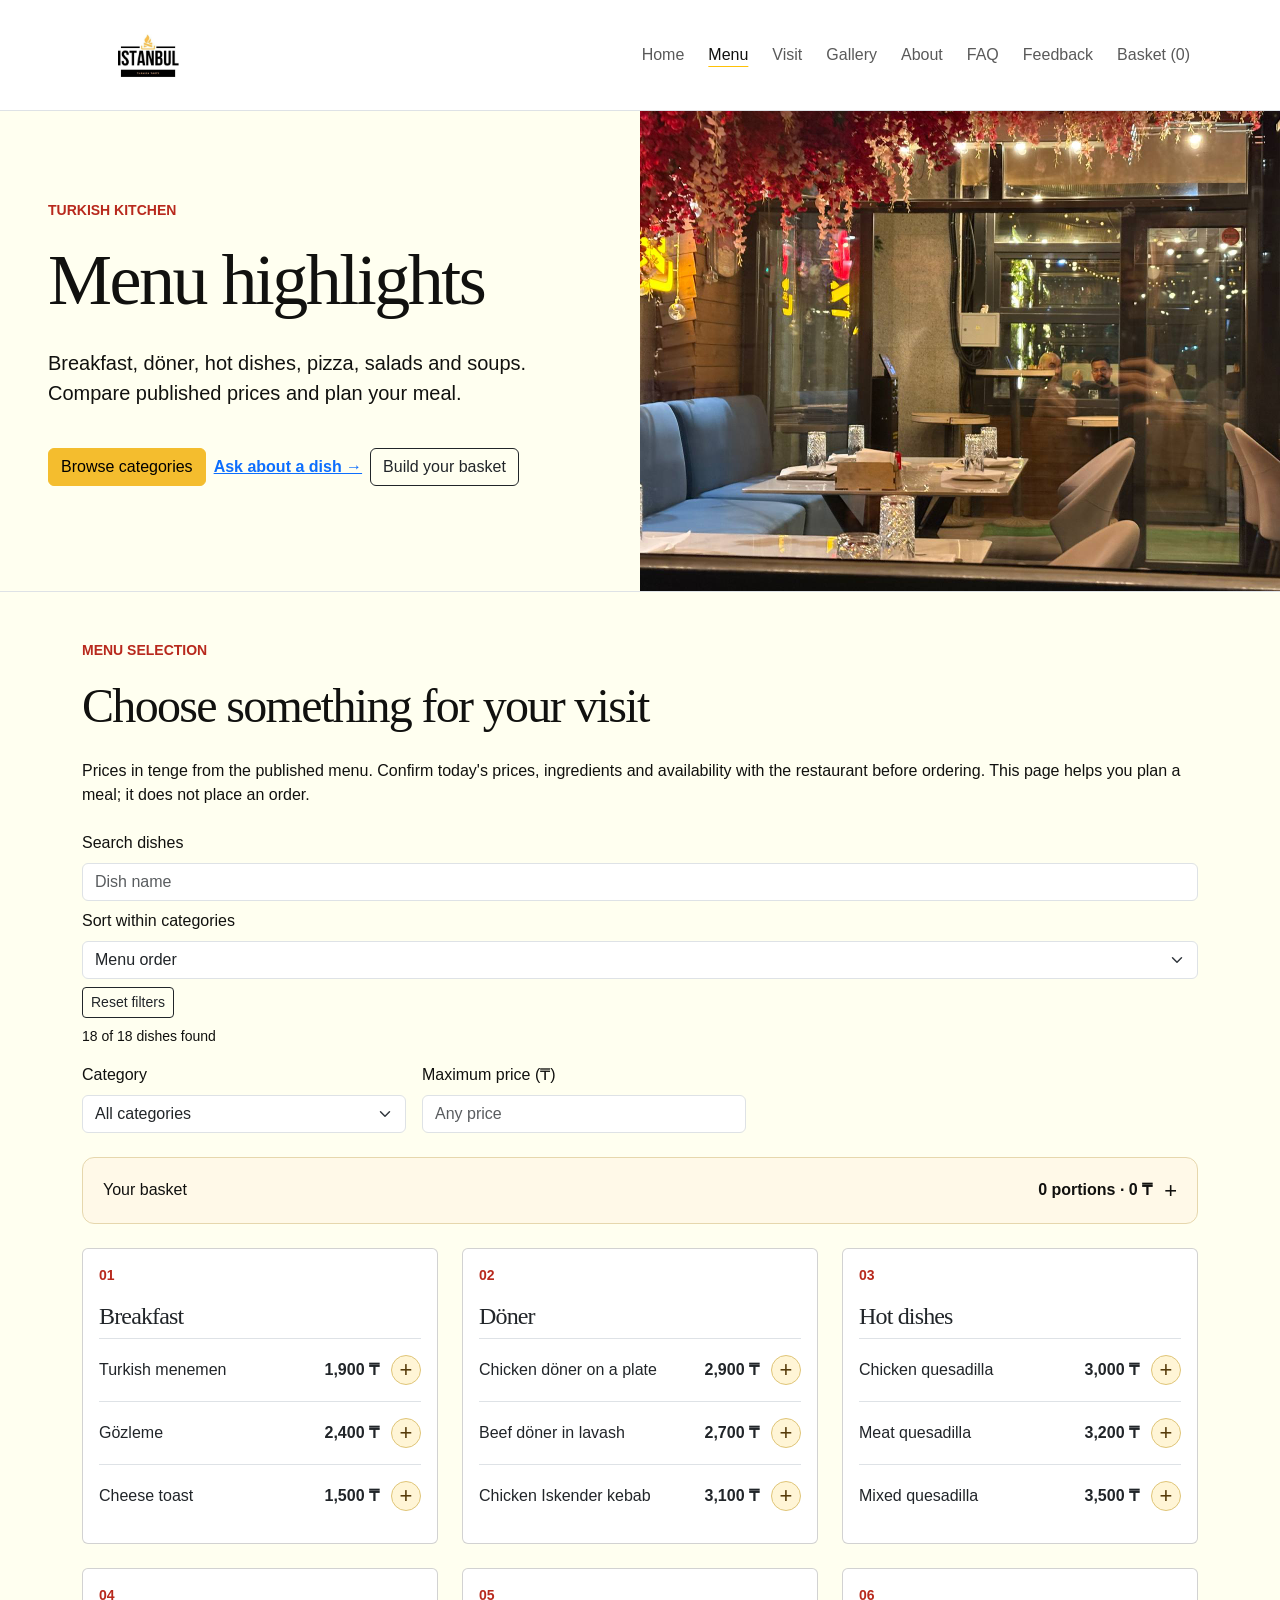
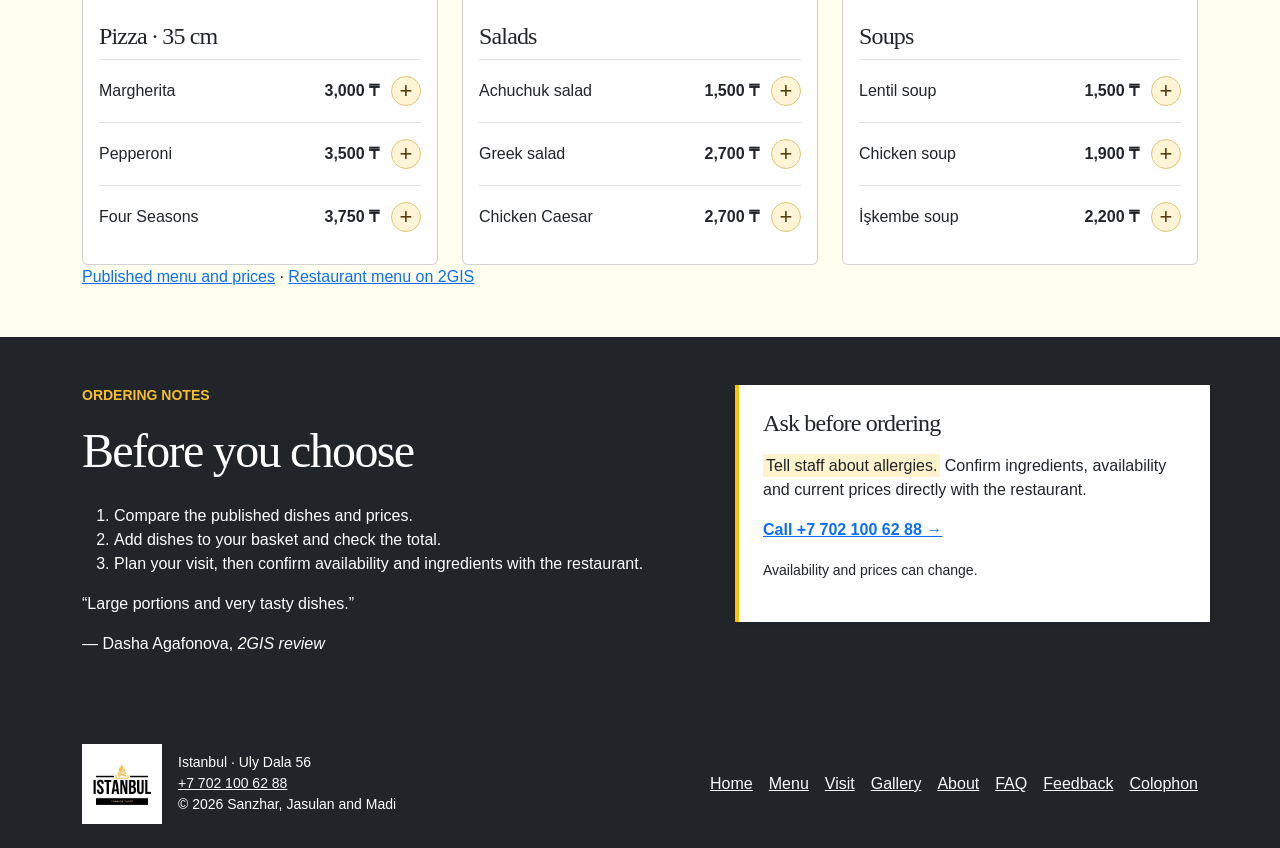
<file: menu.html>
<!DOCTYPE html>
<html lang="en">
<head>
<meta charset="utf-8">
<meta content="width=device-width, initial-scale=1" name="viewport">
<meta content="Menu categories and Turkish dish highlights at Istanbul Restaurant in Astana." name="description">
<meta content="Sanzhar" name="author">
<title>Menu — Istanbul Restaurant Astana</title>
<!-- Pinned Bootstrap 5.3.8; local correction layer follows. --><link href="vendor/bootstrap/bootstrap.min.css" rel="stylesheet">
<link href="css/base.css" rel="stylesheet">
<link rel="icon" type="image/jpeg" href="images/istanbul-logo.jpg">
</head>
<body class="menu-page">
<!-- Author: Sanzhar. -->
<a class="skip-link visually-hidden-focusable position-fixed top-0 start-0 m-3 btn btn-warning" href="#main-content">Skip to content</a>
<header class="site-header sticky-top bg-body border-bottom">
<div class="container">
<nav aria-label="Main navigation" class="navbar navbar-expand-lg w-100" data-bs-theme="light"><a aria-label="Istanbul Restaurant home" class="navbar-brand me-auto" href="index.html">
<img alt="Istanbul Turkish Taste logo" class="brand-logo object-fit-contain" src="images/istanbul-logo.jpg">
</a><button aria-controls="main-navbar" aria-expanded="false" aria-label="Toggle navigation" class="navbar-toggler" data-bs-target="#main-navbar" data-bs-toggle="collapse" type="button" id="navigation-toggle"><span class="navbar-toggler-icon"></span></button>
<div class="collapse navbar-collapse justify-content-lg-end" id="main-navbar"><ul class="navbar-nav gap-lg-2 mb-2 mb-lg-0" id="navigation-links">
<li class="nav-item"><a class="nav-link py-2" href="index.html">Home</a></li>
<li class="nav-item"><a aria-current="page" class="nav-link py-2 active text-decoration-underline link-underline-warning link-offset-3" href="menu.html">Menu</a></li>
<li class="nav-item"><a class="nav-link py-2" href="visit.html">Visit</a></li>
<li class="nav-item"><a class="nav-link py-2" href="gallery.html">Gallery</a></li>
<li class="nav-item"><a class="nav-link py-2" href="about.html">About</a></li>
<li class="nav-item"><a class="nav-link py-2" href="faq.html">FAQ</a></li>
<li class="nav-item"><a class="nav-link py-2" href="feedback.html">Feedback</a></li>
</ul></div>
</nav>
</div>
</header>
<main id="main-content">
<!-- This section connects the menu introduction to its visible heading. -->
<section aria-labelledby="menu-title" class="container-fluid px-0 border-bottom">
<div class="row g-0 align-items-stretch">
<div class="page-hero-copy col-12 col-lg-6 d-flex flex-column justify-content-center p-4 p-md-5">
<p class="small fw-bold text-uppercase text-brand-accent mb-3">Turkish kitchen</p>
<h1 class="display-2 mb-4" id="menu-title">Menu highlights</h1>
<p class="lead">
            Breakfast, döner, hot dishes, pizza, salads and soups. Compare published prices and plan your meal.
          </p>
<p class="d-flex flex-wrap align-items-center gap-2 mt-4">
<a class="btn btn-warning" href="#categories">Browse categories</a>
<a class="fw-semibold text-decoration-underline" href="#dish-question">Ask about a dish →</a>
<a class="btn btn-outline-dark" href="#assignment-4">Build your basket</a></p>
</div>
<div class="page-hero-media col-12 col-lg-6 m-0">
<img alt="Prepared dining table inside Istanbul Restaurant" class="img-fluid w-100 h-100 object-fit-cover" src="images/restaurant-interior-table.jpg" decoding="async">
</div>
</div></section>
<section aria-labelledby="categories-title" class="py-5" id="categories"><div class="container">
<p class="small fw-bold text-uppercase text-brand-accent">Menu selection</p>
<h2 class="display-5 mb-4" id="categories-title">Choose something for your visit</h2>
<p id="menu-price-note">Prices in tenge from the published menu. Confirm today's prices, ingredients and availability with the restaurant before ordering. This page helps you plan a meal; it does not place an order.</p>
<!-- assignment-4: menu filters and basket calculations -->
<div id="assignment-4" class="menu-tools">
<div class="row g-3 mb-4">
<div class="col-md-6"><label for="category-filter" class="form-label">Category</label>
<select id="category-filter" class="form-select">
<option value="all">All categories</option><option value="breakfast">Breakfast</option>
<option value="doner">Döner</option><option value="hot-dishes">Hot dishes</option>
<option value="pizza">Pizza</option><option value="salads">Salads</option><option value="soups">Soups</option>
</select></div>
<div class="col-md-6"><label for="price-filter" class="form-label">Maximum price (₸)</label>
<input id="price-filter" class="form-control" type="number" min="0" step="100" placeholder="Any price"></div>
</div>
<details class="menu-basket">
<summary><span>Your basket</span><strong id="basket-summary" aria-live="polite">0 portions · 0 ₸</strong></summary>
<div class="basket-content">
<ul id="basket-list" class="list-unstyled" aria-live="polite"></ul>
<p id="basket-total" class="fw-bold" aria-live="polite"></p>
<button id="clear-basket" class="btn btn-outline-dark btn-sm" type="button">Clear basket</button>
</div></details></div>
<p id="menu-empty" class="py-3" role="status" hidden>No dishes found. Try another filter.</p>
<div class="row g-4" id="menu-items">
<div class="col-12 col-md-6 col-lg-4"><article class="card h-100" id="category-breakfast"><div class="card-body">
<p class="small text-brand-accent fw-bold">01</p>
<h3 class="h4">Breakfast</h3>
<ul class="list-unstyled mb-0"></ul>

</div></article></div>
<div class="col-12 col-md-6 col-lg-4"><article class="card h-100" id="category-doner"><div class="card-body">
<p class="small text-brand-accent fw-bold">02</p>
<h3 class="h4">Döner</h3>
<ul class="list-unstyled mb-0"></ul>

</div></article></div>
<div class="col-12 col-md-6 col-lg-4"><article class="card h-100" id="category-hot-dishes"><div class="card-body">
<p class="small text-brand-accent fw-bold">03</p>
<h3 class="h4">Hot dishes</h3>
<ul class="list-unstyled mb-0"></ul>

</div></article></div>
<div class="col-12 col-md-6 col-lg-4"><article class="card h-100" id="category-pizza"><div class="card-body">
<p class="small text-brand-accent fw-bold">04</p>
<h3 class="h4">Pizza · 35 cm</h3>
<ul class="list-unstyled mb-0"></ul>

</div></article></div>
<div class="col-12 col-md-6 col-lg-4"><article class="card h-100" id="category-salads"><div class="card-body">
<p class="small text-brand-accent fw-bold">05</p>
<h3 class="h4">Salads</h3>
<ul class="list-unstyled mb-0"></ul>

</div></article></div>
<div class="col-12 col-md-6 col-lg-4"><article class="card h-100" id="category-soups"><div class="card-body">
<p class="small text-brand-accent fw-bold">06</p>
<h3 class="h4">Soups</h3>
<ul class="list-unstyled mb-0"></ul>

</div></article></div>
</div>
<div id="generated-menu-items" class="row g-4" aria-live="polite"></div>
<p class="mt-4 mb-0"><a href="https://tr.restaurantguru.com/Istanbul-Restoran-Astana/menu" target="_blank" rel="noopener noreferrer">Published menu and prices</a> · <a href="https://2gis.kz/astana/firm/70000001069922617/tab/menu" target="_blank" rel="noopener noreferrer">Restaurant menu on 2GIS</a></p>
</div></section>
<section aria-labelledby="notes-title" class="py-5 bg-dark text-white" id="dish-question">
<div class="container"><div class="row g-4 align-items-start">
<div class="col-12 col-lg-7">
<p class="small fw-bold text-uppercase text-brand-accent mb-3">Ordering notes</p>
<h2 class="display-5 mb-4" id="notes-title">Before you choose</h2>
<ol start="1">
<li>Compare the published dishes and prices.</li>
<li>Add dishes to your basket and check the total.</li>
<li>Plan your visit, then confirm availability and ingredients with the restaurant.</li>
</ol>
<blockquote>
<p><q>Large portions and very tasty dishes.</q></p>
<footer>— Dasha Agafonova, <cite>2GIS review</cite></footer>
</blockquote>
</div>
<aside class="col-12 col-lg-5 bg-body text-dark p-4 border-start border-warning border-4 shadow-sm">
<h3 class="h4 mb-3">Ask before ordering</h3>
<p>
<mark>Tell staff about allergies.</mark> Confirm ingredients, availability and
              current prices directly with the restaurant.
            </p>
<p><a class="fw-semibold text-decoration-underline" href="tel:+77021006288">Call +7 702 100 62 88 →</a></p>
<p><small>Availability and prices can change.</small></p>
</aside>
</div></div>
</section>
</main>
<footer class="site-footer text-break bg-dark text-white">
  <div class="container py-4"><div class="row g-4 align-items-center">
    <div class="col-12 col-lg-5 d-flex align-items-center gap-3">
      <img alt="" class="object-fit-contain flex-shrink-0" width="80" height="80" src="images/istanbul-logo.jpg">
      <small>Istanbul · Uly Dala 56<br><a class="link-light" href="tel:+77021006288">+7 702 100 62 88</a><br>© 2026 Sanzhar, Jasulan and Madi</small>
    </div>
    <nav class="col-12 col-lg-7" aria-label="Footer navigation">
      <ul class="d-flex flex-wrap justify-content-lg-end gap-3 list-unstyled mb-0">
<li><a class="link-light" href="index.html">Home</a></li>
<li><a class="link-light" href="menu.html">Menu</a></li>
<li><a class="link-light" href="visit.html">Visit</a></li>
<li><a class="link-light" href="gallery.html">Gallery</a></li>
<li><a class="link-light" href="about.html">About</a></li>
<li><a class="link-light" href="faq.html">FAQ</a></li>
<li><a class="link-light" href="feedback.html">Feedback</a></li>
<li><a class="link-light" href="colophon.html">Colophon</a></li>
</ul>
    </nav>
  </div></div>
</footer>
<script src="vendor/bootstrap/bootstrap.bundle.min.js"></script>

<script src="https://code.jquery.com/jquery-3.7.1.min.js" defer></script>
<script src="js/main.js" defer></script>
<script src="js/menu.js" defer></script>
</body>
</html>
</file>
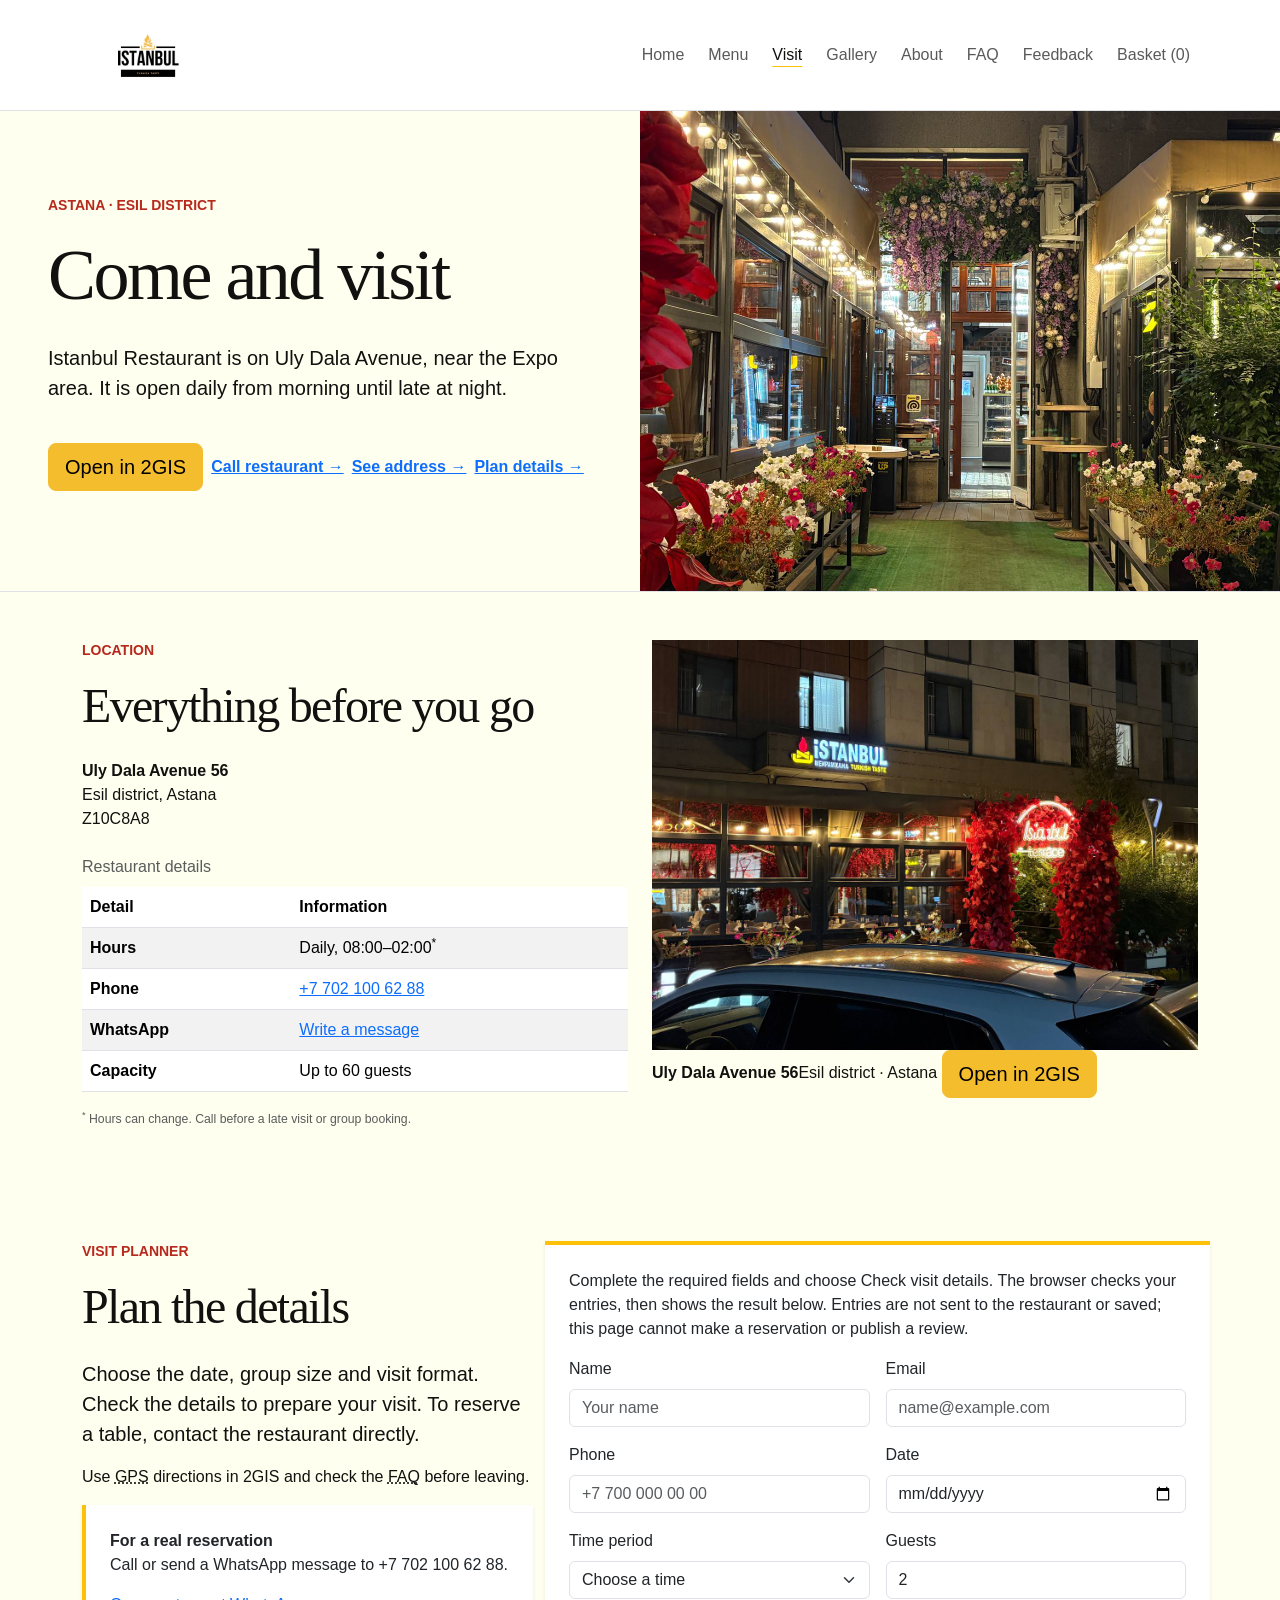
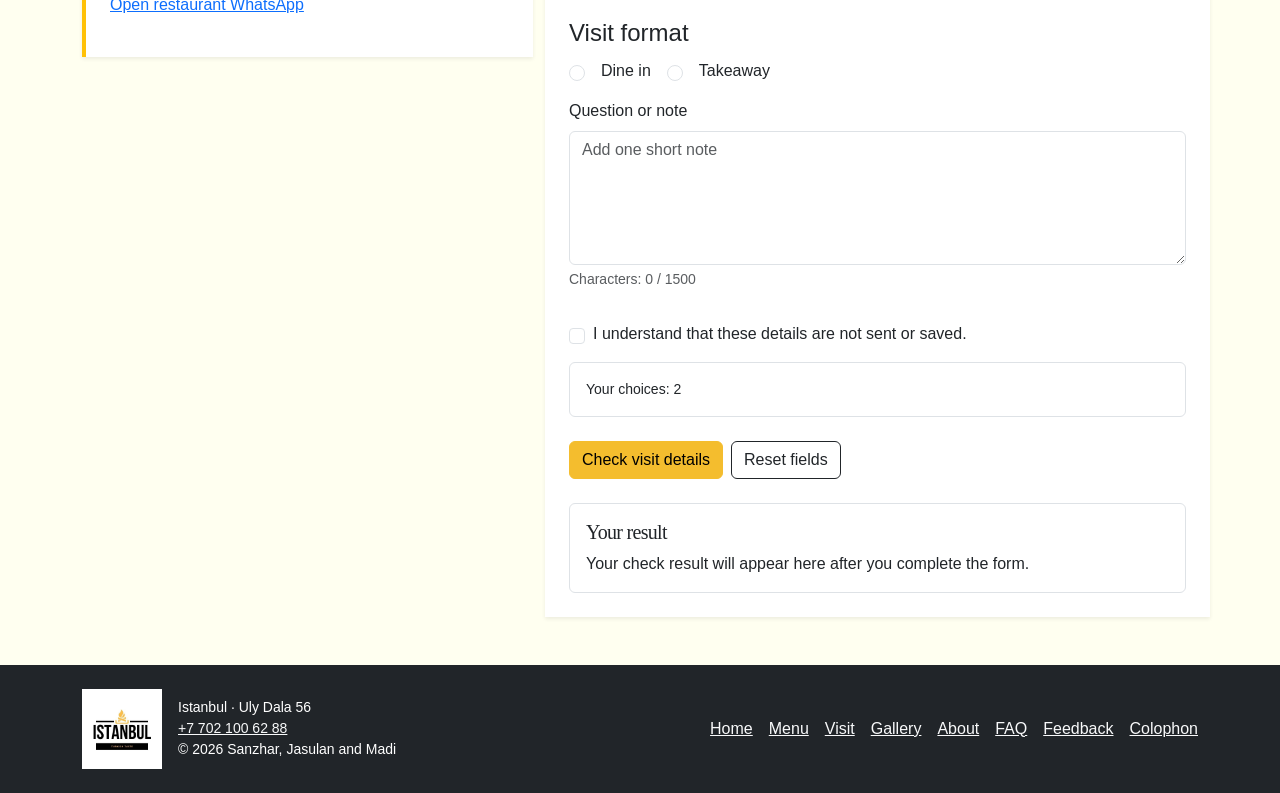
<file: visit.html>
<!DOCTYPE html>
<html lang="en">
<head>
<meta charset="utf-8">
<meta content="width=device-width, initial-scale=1" name="viewport">
<meta content="Address, opening hours and a visit planner for Istanbul Restaurant in Astana." name="description">
<meta content="Jasulan" name="author">
<title>Visit — Istanbul Restaurant Astana</title>
<!-- Pinned Bootstrap 5.3.8; local correction layer follows. --><link href="vendor/bootstrap/bootstrap.min.css" rel="stylesheet">
<link href="css/base.css" rel="stylesheet">
<link rel="icon" type="image/jpeg" href="images/istanbul-logo.jpg">
</head>
<body class="visit-page">
<!-- Author: Jasulan. -->
<a class="skip-link visually-hidden-focusable position-fixed top-0 start-0 m-3 btn btn-warning" href="#main-content">Skip to content</a>
<header class="site-header sticky-top bg-body border-bottom">
<!-- This div keeps the logo and navigation in one layout row without changing their semantics. -->
<div class="container">
<nav aria-label="Main navigation" class="navbar navbar-expand-lg w-100" data-bs-theme="light"><a aria-label="Istanbul Restaurant home" class="navbar-brand me-auto" href="index.html">
<img alt="Istanbul Turkish Taste logo" class="brand-logo object-fit-contain" src="images/istanbul-logo.jpg">
</a><button aria-controls="main-navbar" aria-expanded="false" aria-label="Toggle navigation" class="navbar-toggler" data-bs-target="#main-navbar" data-bs-toggle="collapse" type="button" id="navigation-toggle"><span class="navbar-toggler-icon"></span></button>
<div class="collapse navbar-collapse justify-content-lg-end" id="main-navbar"><ul class="navbar-nav gap-lg-2 mb-2 mb-lg-0" id="navigation-links">
<li class="nav-item"><a class="nav-link py-2" href="index.html">Home</a></li>
<li class="nav-item"><a class="nav-link py-2" href="menu.html">Menu</a></li>
<li class="nav-item"><a aria-current="page" class="nav-link py-2 active text-decoration-underline link-underline-warning link-offset-3" href="visit.html">Visit</a></li>
<li class="nav-item"><a class="nav-link py-2" href="gallery.html">Gallery</a></li>
<li class="nav-item"><a class="nav-link py-2" href="about.html">About</a></li>
<li class="nav-item"><a class="nav-link py-2" href="faq.html">FAQ</a></li>
<li class="nav-item"><a class="nav-link py-2" href="feedback.html">Feedback</a></li>
</ul></div>
</nav>
</div>
</header>
<main id="main-content">
<!-- This section introduces the visit topic and is labelled by the page heading. -->
<section aria-labelledby="visit-title" class="container-fluid px-0 border-bottom">
<div class="row g-0 align-items-stretch">
<div class="page-hero-copy col-12 col-lg-6 d-flex flex-column justify-content-center p-4 p-md-5">
<p class="small fw-bold text-uppercase text-brand-accent mb-3">Astana · Esil district</p>
<h1 class="display-2 mb-4" id="visit-title">Come and visit</h1>
<p class="lead">
            Istanbul Restaurant is on Uly Dala Avenue, near the Expo area. It is open daily from
            morning until late at night.
          </p>
<p class="d-flex flex-wrap align-items-center gap-2 mt-4">
<a class="btn btn-warning btn-lg" href="https://2gis.kz/astana/firm/70000001069922617" rel="noopener noreferrer" target="_blank">Open in 2GIS</a>
<a class="fw-semibold text-decoration-underline" href="tel:+77021006288">Call restaurant →</a>
<a class="fw-semibold text-decoration-underline" href="#location-title">See address →</a>
<a class="fw-semibold text-decoration-underline" href="#plan-visit">Plan details →</a>
</p>
</div>
<div class="page-hero-media col-12 col-lg-6 m-0">
<img alt="Flower-lined entrance to Istanbul Restaurant" class="img-fluid w-100 h-100 object-fit-cover" src="images/restaurant-entrance.jpg" decoding="async">
</div>
</div></section>
<section aria-labelledby="location-title" class="py-5">
<div class="visit-layout container"><div class="row g-4 align-items-start">
<div class="col-12 col-lg-6">
<p class="small fw-bold text-uppercase text-brand-accent mb-3">Location</p>
<h2 class="display-5 mb-4" id="location-title">Everything before you go</h2>
<address class="text-break">
<strong>Uly Dala Avenue 56</strong><br>
              Esil district, Astana<br>
              Z10C8A8
            </address>
<div class="visit-details table-responsive">
<table class="table table-striped table-hover">
<caption class="caption-top">Restaurant details</caption>
<thead><tr>
<th scope="col">Detail</th>
<th scope="col">Information</th>
</tr></thead>
<tbody>
<tr>
<th scope="row">Hours</th>
<td>Daily, 08:00–02:00<sup>*</sup>
</td>
</tr>
<tr>
<th scope="row">Phone</th>
<td><a href="tel:+77021006288">+7 702 100 62 88</a></td>
</tr>
<tr>
<th scope="row">WhatsApp</th>
<td><a href="https://wa.me/77021006288" rel="noopener noreferrer" target="_blank">Write a message</a></td>
</tr>
<tr>
<th scope="row">Capacity</th>
<td>Up to 60 guests</td>
</tr>
</tbody>
</table>
</div>
<p class="small text-body-secondary">
<small><sup>*</sup> Hours can change. Call before a late visit or group booking.</small>
</p>
</div>
<figure class="col-12 col-lg-6">
<img alt="Istanbul Restaurant exterior and terrace at night" class="img-fluid" src="images/restaurant-exterior-front.jpg" decoding="async">
<figcaption>
<span><strong>Uly Dala Avenue 56</strong>Esil district · Astana</span>
<a class="btn btn-warning btn-lg" href="https://2gis.kz/astana/firm/70000001069922617" rel="noopener noreferrer" target="_blank">Open in 2GIS</a>
</figcaption>
</figure>
</div></div>
</section>
<section aria-labelledby="form-title" class="py-5" id="plan-visit">
<div class="container"><div class="row g-4 align-items-start">
<div class="col-12 col-lg-5">
<p class="small fw-bold text-uppercase text-brand-accent mb-3">Visit planner</p>
<h2 class="display-5 mb-4" id="form-title">Plan the details</h2>
<p class="lead">Choose the date, group size and visit format. Check the details to prepare your visit. To reserve a table, contact the restaurant directly.</p>
<p>
              Use <abbr title="Global Positioning System">GPS</abbr> directions in 2GIS and check
              the <abbr title="Frequently Asked Questions">FAQ</abbr> before leaving.
            </p>
<aside class="bg-body text-dark p-4 border-start border-warning border-4 shadow-sm">
<strong>For a real reservation</strong>
<p>Call or send a WhatsApp message to +7 702 100 62 88.</p>
<p><a href="https://wa.me/77021006288" target="_blank" rel="noopener noreferrer">Open restaurant WhatsApp</a></p>
</aside>
</div>
<form action="visit.html#visit-form-result" class="col-12 col-lg-7 bg-body text-dark p-4 border-top border-warning border-4 shadow-sm" method="get" id="visit-plan-form" aria-describedby="visit-form-help">
<p id="visit-form-help">Complete the required fields and choose Check visit details. The browser checks your entries, then shows the result below. Entries are not sent to the restaurant or saved; this page cannot make a reservation or publish a review.</p>
<div id="visit-errors" class="d-none alert alert-danger p-3 mb-3" role="alert" tabindex="-1"></div>
<div class="form-grid row g-3">
<div class="col-12 col-md-6">
<label class="form-label" for="visit-name">Name</label>
<input class="form-control" id="visit-name" name="name" placeholder="Your name" required="" type="text" autocomplete="name" aria-describedby="visit-name-error">
<span id="visit-name-error" class="invalid-feedback d-none"></span>
</div>
<div class="col-12 col-md-6">
<label class="form-label" for="visit-email">Email</label>
<input class="form-control" id="visit-email" name="email" placeholder="name@example.com" required="" type="email" autocomplete="email" aria-describedby="visit-email-error">
<span id="visit-email-error" class="invalid-feedback d-none"></span>
</div>
<div class="col-12 col-md-6">
<label class="form-label" for="visit-phone">Phone</label>
<input class="form-control" id="visit-phone" name="phone" placeholder="+7 700 000 00 00" required="" type="tel" autocomplete="tel" aria-describedby="visit-phone-error">
<span id="visit-phone-error" class="invalid-feedback d-none"></span>
</div>
<div class="col-12 col-md-6">
<label class="form-label" for="visit-date">Date</label>
<input class="form-control" id="visit-date" name="date" required="" type="date" aria-describedby="visit-date-error">
<span id="visit-date-error" class="invalid-feedback d-none"></span>
</div>
<div class="col-12 col-md-6">
<label class="form-label" for="visit-time">Time period</label>
<select class="form-select" id="visit-time" name="time" required="" aria-describedby="visit-time-error">
<option value="">Choose a period</option>
<option>Breakfast</option>
<option>Lunch</option>
<option>Dinner</option>
<option>Late evening</option>
</select>
<span id="visit-time-error" class="invalid-feedback d-none"></span>
</div>
<div class="col-12 col-md-6">
<label class="form-label" for="visit-guests">Guests</label>
<input class="form-control" id="visit-guests" max="60" min="1" name="guests" placeholder="2" required="" type="number" value="2" aria-describedby="visit-guests-error">
<span id="visit-guests-error" class="invalid-feedback d-none"></span>
</div>
<fieldset class="col-12 col-md-6">
<legend>Visit format</legend>
<div class="choice-row d-flex flex-wrap align-items-center gap-3">
<input class="form-check-input" id="visit-dine-in" name="format" required="" type="radio" value="dine-in">
<label class="form-check-label" for="visit-dine-in">Dine in</label>
<input class="form-check-input" id="visit-takeaway" name="format" type="radio" value="takeaway">
<label class="form-check-label" for="visit-takeaway">Takeaway</label>
</div>
</fieldset>
<div class="col-12">
<label class="form-label" for="visit-note">Question or note</label>
<textarea class="form-control" id="visit-note" name="note" placeholder="Add one short note" required="" maxlength="1500" rows="5" aria-describedby="visit-note-error"></textarea>
<p id="note-counter" class="form-text">
  Characters: 0 / 1500
</p>
<span id="visit-note-error" class="invalid-feedback d-none"></span>
</div>
<label class="col-12 d-flex align-items-center gap-2" for="visit-confirm">
<input class="form-check-input" id="visit-confirm" required="" type="checkbox" name="acknowledged" value="yes"> I understand that these details are not sent or saved.</label>
</div>
<p class="d-flex flex-wrap align-items-center gap-2 mt-4">
<button class="btn btn-warning" type="submit" id="visit-submit">Check visit details</button>
<button class="btn btn-outline-dark" type="reset" id="visit-reset">Reset fields</button>
</p>
<section id="visit-form-result" class="result-panel border rounded p-3 mt-4" aria-labelledby="visit-result-title" tabindex="-1">
<h3 id="visit-result-title" class="h5">Your result</h3>
<p class="result-idle mb-0">Your check result will appear here after you complete the form.</p>
<div class="form-result alert alert-success p-3" role="status">
<strong>Visit details checked</strong><p class="mt-2">Your visit details pass the required-field checks. No table has been reserved and the details are not saved. You can now use the address and hours to prepare your visit.</p>
<div id="visit-summary"></div>
<div id="visit-confirmation" aria-live="polite"></div>
<p class="d-flex flex-wrap gap-2"><a class="btn btn-warning" href="visit.html#location-title">Review address and hours</a><a class="btn btn-outline-dark" href="visit.html#visit-plan-form">Start again</a></p>
<p><a class="btn btn-outline-dark" href="tel:+77021006288">Call for a reservation</a></p>
<p class="small mb-0">The restaurant confirms reservations by phone or WhatsApp.</p>
</div></section>
</form>
</div></div>
</section>
</main>
<footer class="site-footer text-break bg-dark text-white">
  <div class="container py-4"><div class="row g-4 align-items-center">
    <div class="col-12 col-lg-5 d-flex align-items-center gap-3">
      <img alt="" class="object-fit-contain flex-shrink-0" width="80" height="80" src="images/istanbul-logo.jpg">
      <small>Istanbul · Uly Dala 56<br><a class="link-light" href="tel:+77021006288">+7 702 100 62 88</a><br>© 2026 Sanzhar, Jasulan and Madi</small>
    </div>
    <nav class="col-12 col-lg-7" aria-label="Footer navigation">
      <ul class="d-flex flex-wrap justify-content-lg-end gap-3 list-unstyled mb-0">
<li><a class="link-light" href="index.html">Home</a></li>
<li><a class="link-light" href="menu.html">Menu</a></li>
<li><a class="link-light" href="visit.html">Visit</a></li>
<li><a class="link-light" href="gallery.html">Gallery</a></li>
<li><a class="link-light" href="about.html">About</a></li>
<li><a class="link-light" href="faq.html">FAQ</a></li>
<li><a class="link-light" href="feedback.html">Feedback</a></li>
<li><a class="link-light" href="colophon.html">Colophon</a></li>
</ul>
    </nav>
  </div></div>
</footer>
<script src="vendor/bootstrap/bootstrap.bundle.min.js"></script>

<script src="https://code.jquery.com/jquery-3.7.1.min.js" defer></script>
<script src="js/main.js" defer></script>
<script src="js/jquery-forms.js" defer></script>
<script src="js/visit.js" defer></script>
</body>
</html>
</file>
<file: css/base.css>
/* Bootstrap 5.3.8 supplies layout, spacing, buttons and responsive behavior.
   This file keeps Istanbul's palette, type and details Bootstrap does not provide. */
:root {
  --brand-ink: #11110f;
  --brand-paper: ivory;
  --brand-gold: #f4bd2e;
  --brand-flame: #b8291d;
}
body {
  background: var(--brand-paper);
  color: var(--brand-ink);
  font-family: "Trebuchet MS", Arial, sans-serif;
}
h1, h2, h3, h4 {
  font-family: Georgia, "Times New Roman", serif;
  letter-spacing: -.035em;
}
.text-brand-accent { color: var(--brand-flame); }
.bg-dark .text-brand-accent,
.brand-brown .text-brand-accent { color: var(--brand-gold); }
.brand-brown { background: #3b2d24; }
/* Match Bootstrap's button variables to the restaurant logo. */
.btn-warning {
  --bs-btn-bg: var(--brand-gold);
  --bs-btn-border-color: var(--brand-gold);
  --bs-btn-hover-bg: #e4ab1d;
  --bs-btn-hover-border-color: #e4ab1d;
}
.brand-logo { width: 8.25rem; height: 5.25rem; object-fit: contain; }
.site-header {
  position: sticky;
  top: 0;
  z-index: 102;
}
.footer-logo { width: 5rem; height: 5rem; object-fit: contain; }
.navbar .nav-link[aria-current="page"] {
  color: var(--brand-ink);
  text-decoration: underline;
  text-decoration-color: var(--brand-gold);
  text-underline-offset: .5em;
}
/* The photo stays structural; this gradient only protects text contrast. */
.home-hero::after {
  content: "";
  position: absolute;
  inset: 0;
  background: linear-gradient(to top, rgba(17,17,15,.94), rgba(17,17,15,.55) 55%, rgba(17,17,15,.08));
  pointer-events: none;
}
.hero-image { object-position: 60% center; }
.cta-image { max-height: 28rem; }
.hero-image, .cta-image { object-fit: cover; }
/* Keep the keyboard skip link reachable without occupying normal layout space. */
.skip-link {
  position: fixed;
  top: -6rem;
  left: 1rem;
  z-index: 1080;
  padding: .75rem 1rem;
  background: var(--brand-gold);
  color: var(--brand-ink);
}
.skip-link:focus { top: 1rem; }
/* Native form submission targets a prebuilt result; future JS uses the same states. */
.form-result { display: none; }
.form-result:target { display: block; }
.result-panel:target .form-result { display: block; }
.result-panel:target .result-idle { display: none; }
.faq-stepss {
  margin: 0;
  padding: 32px;
  list-style: none;
  border: 1px solid rgba(17, 17, 15, 0.2);
  display: grid;
  border-radius: 8px;
}

/* Keep the shared sticky header clear of linked headings and form results. */
html { scroll-padding-top: 8rem; }
[id] { scroll-margin-top: 8rem; }
[class*="col-"] { min-width: 0; }
.site-footer a, address, pre { overflow-wrap: anywhere; }
pre { max-width: 100%; overflow-x: auto; }
.faq-steps { padding-left: 0; display: grid; gap: 1rem; margin-top: 2rem; }
a:focus-visible, button:focus-visible, input:focus-visible,
select:focus-visible, textarea:focus-visible, [tabindex="-1"]:focus-visible {
  outline: 3px solid var(--brand-gold);
  outline-offset: 3px;
}

/* State hooks are shared by all four forms and future generated content. */
.is-hidden { display: none !important; }
.is-active { font-weight: 700; text-decoration: underline; }
.is-selected { border-color: var(--brand-gold) !important; box-shadow: 0 0 0 2px var(--brand-gold); }
.is-error { color: #842029; background: #f8d7da; border: 1px solid #842029; border-radius: .375rem; }
.is-success { color: #0f5132; background: #d1e7dd; border: 1px solid #0f5132; border-radius: .375rem; }
.field-error { color: #842029; display: block; margin-top: .375rem; }
.form-control.is-error, .form-select.is-error { background-color: white; border-color: #842029; }
.cascade-demo { letter-spacing: .28em; }

@media (max-width: 575.98px) {
  .brand-logo { width: 6.5rem; height: 4rem; }
  .navbar .nav-link { padding-block: .6rem; }
  .faq-stepss { padding: 1.25rem; }
}

/* Menu filters, inline add buttons and expandable basket. */
.menu-tools { margin: 24px 0; }
.menu-tools > .row { max-width: 680px; }
.menu-basket { background: #fff9e8; border: 1px solid #e6d7ad; border-radius: 12px; margin-bottom: 24px; }
.menu-basket summary { cursor: pointer; padding: 16px 20px; display: flex; justify-content: space-between; align-items: center; gap: 12px; flex-wrap: wrap; }
.menu-basket summary::after { content: "+"; font-size: 22px; }
.menu-basket[open] summary::after { content: "−"; }
.menu-basket summary strong { margin-left: auto; }
.menu-basket summary:focus-visible { outline: 3px solid var(--brand-gold); outline-offset: 3px; }
.basket-content { padding: 0 20px 20px; }
.basket-row { display: flex; justify-content: space-between; gap: 12px; padding: 10px 0; border-bottom: 1px solid #e6d7ad; font-size: .9rem; }
.basket-row strong { white-space: nowrap; }
.dish-actions { display: flex; align-items: center; gap: 12px; margin-left: auto; }
.dish-add { width: 30px; height: 30px; flex-shrink: 0; display: inline-flex; align-items: center; justify-content: center; border: 1px solid #dfc578; border-radius: 50%; background: #fff5d6; color: #563b0a; font: 22px/1 Arial, sans-serif; cursor: pointer; }
.dish-add:hover { background: var(--brand-gold); }
.dish-add:focus-visible { outline: 3px solid var(--brand-ink); outline-offset: 3px; }
#menu-items li { align-items: center; }
#menu-items li > span { flex: 1; min-width: 110px; }
#menu-items [hidden] { display: none !important; }

/* Center the full photo and keep controls inside the viewport. */
.photo-viewer { width: 65vw; max-width: 1100px; height: 80vh; max-height: 90dvh; margin: auto; overflow: hidden; }
.photo-viewer[open] { display: grid; grid-template-rows: minmax(0, 1fr) auto auto; gap: 12px; }
.photo-viewer .photo-viewer-image { width: 100%; height: 100%; min-height: 0; object-fit: contain; }
.photo-viewer > p { margin: 0; font-size: .9rem; }
.photo-viewer::backdrop { background: rgb(0 0 0 / 65%); }
@media (max-width: 767px) {
  .photo-viewer { width: 94vw; height: 75vh; }
}

.basket-row { flex-wrap: wrap; }
.basket-controls { flex-basis: 100%; }
</file>
